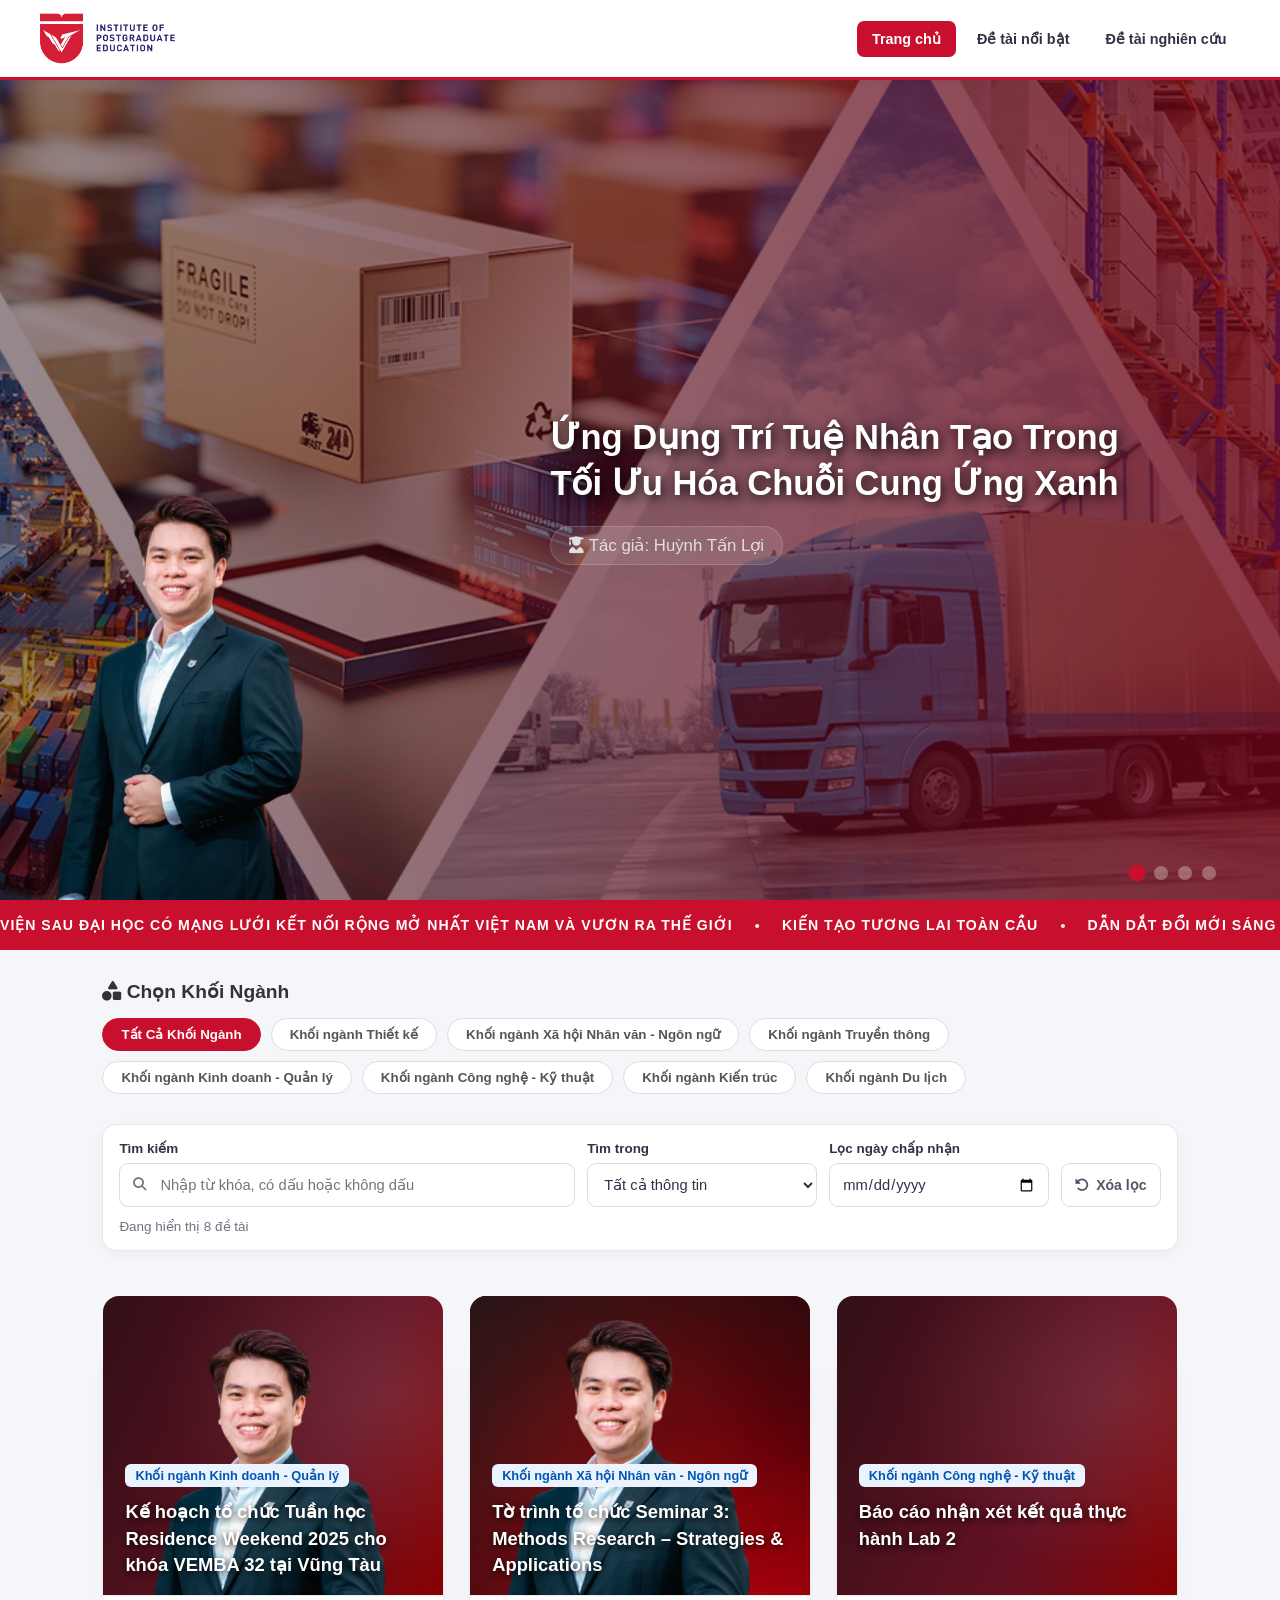
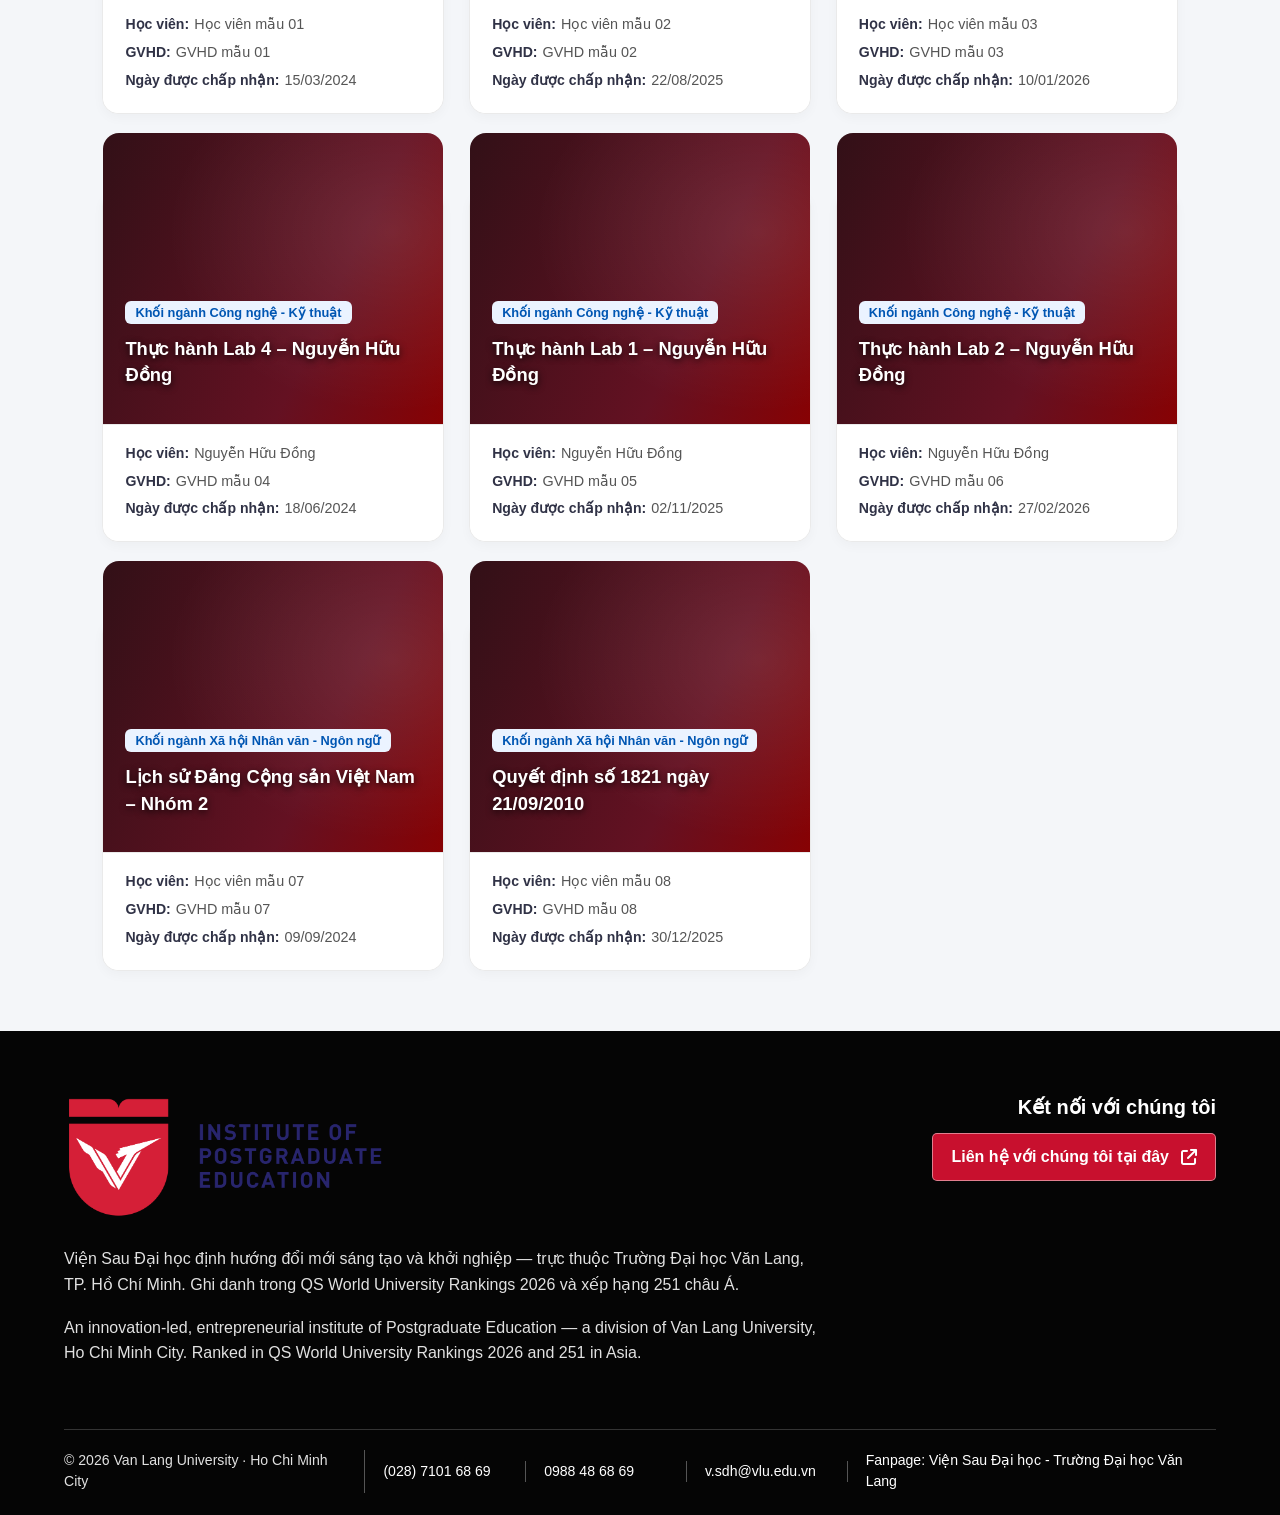
<file: index.html>
<!DOCTYPE html>
<html lang="vi">
<head>
  <meta charset="UTF-8">
  <meta name="viewport" content="width=device-width, initial-scale=1.0">
  <!-- Đổi tên trang hiển thị trên tab trình duyệt tại đây. -->
  <title>Triển Lãm Tri Thức & Luận Văn Sau Đại Học - VLU</title>
  <link rel="stylesheet" href="style.css">
  <link rel="stylesheet" href="https://cdnjs.cloudflare.com/ajax/libs/font-awesome/6.4.0/css/all.min.css">
</head>
<body>

  <!-- HEADER: logo, tên website và điều hướng chính. -->
  <header class="vlu-header" id="siteTop">
    <div class="header-main">
      <div class="header-container">
        <!-- [CHỖ THAY ĐỔI LOGO TRƯỜNG]: Thay file ảnh images/logo.png -->
        <a class="logo-area" href="#siteTop" aria-label="VLU Research Hub - Trang chủ">
          <img src="images/logo.png" alt="Van Lang University Logo" class="vlu-logo-img">
        </a>
        <nav class="header-nav" id="primaryNavigation" aria-label="Điều hướng chính">
          <a href="#siteTop">Trang chủ</a>
          <a href="#heroSlider">Đề tài nổi bật</a>
          <a href="#researchSection">Đề tài nghiên cứu</a>
        </nav>
        <button class="mobile-nav-toggle" id="mobileNavToggle" type="button" aria-label="Mở menu điều hướng" aria-expanded="false" aria-controls="primaryNavigation">
          <i class="fa-solid fa-bars" aria-hidden="true"></i>
        </button>
      </div>
    </div>
  </header>

  <!-- ==========================================================================
       BANNER SLIDER: 4 SLIDE ĐỀ TÀI NỔI BẬT
       - Cả 4 banner dùng chung ảnh nền background.jpeg (sửa màu/nền tại style.css).
       - Bấm banner mở trang chi tiết (cấu hình tại thesis-data.js mảng featured).
       ========================================================================== -->
  <section class="hero-slider" id="heroSlider">
    <div class="slider-track" id="sliderTrack">
      
      <!-- ======================================================================
           [CHỖ THAY ĐỔI BANNER 1]
           - Đổi ảnh tác giả: thay src="images/pages/discover/leadership/..."
           - Đổi tên đề tài: sửa chữ trong thẻ <h2 class="title-3d">
           - Đổi tên tác giả: sửa chữ trong thẻ <p class="author">
           - Đổi ảnh nền phía sau: sửa .slide-topic-supply-chain trong style.css
           ====================================================================== -->
      <div class="slide slide-topic-supply-chain" onclick="openThesisDetail('featured-supply-chain', 'featured')">
        <div class="author-wrapper">
          <!-- ẢNH TÁC GIẢ 1 (Huỳnh Tấn Lợi): căn chỉnh vị trí ở .author-img-1 trong style.css -->
          <img src="images/pages/discover/leadership/huynh-tan-loi-portrait-removebg-preview.png" alt="Huỳnh Tấn Lợi" class="author-main-img author-img-1">
        </div>

        <div class="slide-content-above">
          <h2 class="title-3d">Ứng Dụng Trí Tuệ Nhân Tạo Trong Tối Ưu Hóa Chuỗi Cung Ứng Xanh</h2>
          <p class="author"><i class="fa-solid fa-user-graduate"></i> Tác giả: Huỳnh Tấn Lợi</p>
        </div>
      </div>

      <!-- ======================================================================
           [CHỖ THAY ĐỔI BANNER 2]
           - Đổi ảnh tác giả: thay src="images/pages/discover/leadership/..."
           - Đổi tên đề tài: sửa chữ trong thẻ <h2 class="title-3d">
           - Đổi tên tác giả: sửa chữ trong thẻ <p class="author">
           - Đổi ảnh nền phía sau: sửa .slide-topic-coastal-architecture trong style.css
           ====================================================================== -->
      <div class="slide slide-topic-coastal-architecture" onclick="openThesisDetail('featured-coastal-architecture', 'featured')">
        <div class="author-wrapper">
          <!-- ẢNH TÁC GIẢ 2 (Nguyễn Thu Hiền): căn chỉnh vị trí ở .author-img-2 trong style.css -->
          <img src="images/pages/discover/leadership/nguyen-thu-hien-portrait.png" alt="Nguyễn Thu Hiền" class="author-main-img author-img-2">
        </div>

        <div class="slide-content-above">
          <h2 class="title-3d">Giải Pháp Thiết Kế Kiến Trúc Bền Vững Cho Đô Thị Biển Miền Trung</h2>
          <p class="author"><i class="fa-solid fa-chalkboard-user"></i> Tác giả: Nguyễn Thu Hiền</p>
        </div>
      </div>

      <!-- ======================================================================
           [CHỖ THAY ĐỔI BANNER 3]
           - Đổi ảnh tác giả: thay src="images/pages/discover/leadership/..."
           - Đổi tên đề tài: sửa chữ trong thẻ <h2 class="title-3d">
           - Đổi tên tác giả: sửa chữ trong thẻ <p class="author">
           - Đổi ảnh nền phía sau: sửa .slide-topic-health-ai trong style.css
           ====================================================================== -->
      <div class="slide slide-topic-health-ai" onclick="openThesisDetail('featured-health-ai', 'featured')">
        <div class="author-wrapper">
          <!-- ẢNH TÁC GIẢ 3 (Nguyễn Việt Tính): căn chỉnh vị trí ở .author-img-3 trong style.css -->
          <img src="images/pages/discover/leadership/nguyen-viet-tinh-portrait.png" alt="Nguyễn Việt Tính" class="author-main-img author-img-3">
        </div>

        <div class="slide-content-above">
          <h2 class="title-3d">Xây Dựng Mô Hình Bào Chế Thuốc Tự Động Bằng Máy Học Vision AI</h2>
          <p class="author"><i class="fa-solid fa-flask"></i> Tác giả: Nguyễn Việt Tính</p>
        </div>
      </div>

      <!-- ======================================================================
           [CHỖ THAY ĐỔI BANNER 4]
           - Đổi ảnh tác giả: thay src="images/pages/discover/leadership/..."
           - Đổi tên đề tài: sửa chữ trong thẻ <h2 class="title-3d">
           - Đổi tên tác giả: sửa chữ trong thẻ <p class="author">
           - Đổi ảnh nền phía sau: sửa .slide-topic-finance trong style.css
           ====================================================================== -->
      <div class="slide slide-topic-finance" onclick="openThesisDetail('featured-finance', 'featured')">
        <div class="author-wrapper">
          <!-- ẢNH TÁC GIẢ 4 (Tống Chí Thông): căn chỉnh vị trí ở .author-img-4 trong style.css -->
          <img src="images/pages/discover/leadership/tong-chi-thong-portrait.png" alt="Tống Chí Thông" class="author-main-img author-img-4">
        </div>

        <div class="slide-content-above">
          <h2 class="title-3d">Chuyển Đổi Số Trong Quản Trị Rủi Ro Ngân Hàng Thương Mại</h2>
          <p class="author"><i class="fa-solid fa-chart-line"></i> Tác giả: Tống Chí Thông</p>
        </div>
      </div>

    </div>

    <!-- Mỗi chấm gọi setSlide(index); thứ tự index phải khớp thứ tự các slide phía trên. -->
    <div class="slider-dots">
      <span class="dot active" onclick="event.stopPropagation(); setSlide(0)"></span>
      <span class="dot" onclick="event.stopPropagation(); setSlide(1)"></span>
      <span class="dot" onclick="event.stopPropagation(); setSlide(2)"></span>
      <span class="dot" onclick="event.stopPropagation(); setSlide(3)"></span>
    </div>
  </section>

  <!-- ==========================================================================
       [CHỖ THAY ĐỔI DẢI THÔNG ĐIỆP CHẠY (MARQUEE)]:
       Sửa chữ trong cả 2 khối .marquee-group cùng thứ tự để dải chạy không bị ngắt.
       ========================================================================== -->
  <section class="vlu-marquee" aria-label="Thông điệp Viện Sau Đại học">
    <div class="marquee-track">
      <div class="marquee-group">
        <span class="marquee-item">Viện Sau Đại học có mạng lưới kết nối rộng mở nhất Việt Nam và vươn ra thế giới</span>
        <span class="marquee-separator" aria-hidden="true">•</span>
        <span class="marquee-item">Kiến tạo tương lai toàn cầu</span>
        <span class="marquee-separator" aria-hidden="true">•</span>
        <span class="marquee-item">Dẫn dắt đổi mới sáng tạo</span>
        <span class="marquee-separator" aria-hidden="true">•</span>
        <span class="marquee-item">Tinh thần khởi nghiệp</span>
        <span class="marquee-separator" aria-hidden="true">•</span>
        <span class="marquee-item">Gắn kết thực tiễn doanh nghiệp</span>
        <span class="marquee-separator" aria-hidden="true">•</span>
      </div>
      <div class="marquee-group" aria-hidden="true">
        <span class="marquee-item">Viện Sau Đại học có mạng lưới kết nối rộng mở nhất Việt Nam và vươn ra thế giới</span>
        <span class="marquee-separator">•</span>
        <span class="marquee-item">Kiến tạo tương lai toàn cầu</span>
        <span class="marquee-separator">•</span>
        <span class="marquee-item">Dẫn dắt đổi mới sáng tạo</span>
        <span class="marquee-separator">•</span>
        <span class="marquee-item">Tinh thần khởi nghiệp</span>
        <span class="marquee-separator">•</span>
        <span class="marquee-item">Gắn kết thực tiễn doanh nghiệp</span>
        <span class="marquee-separator">•</span>
      </div>
    </div>
  </section>

  <!-- ==========================================================================
       KHU VỰC ĐỀ TÀI NGHIÊN CỨU:
       (Đã bỏ tính năng bắt bấm chọn Thạc sĩ/Tiến sĩ; người dùng cuộn xuống là thấy
       ngay bộ lọc khối ngành, thanh tìm kiếm và danh sách các thẻ đề tài).
       ========================================================================== -->
  <div class="program-level-panel" id="mastersPanel">
    <div id="researchSection"></div>

    <!-- BỘ LỌC KHỐI NGÀNH: mỗi nút truyền mã ngành tương ứng cho filterSector(). -->
    <section class="sector-section">
      <div class="container">
        <h3 class="section-title"><i class="fa-solid fa-shapes"></i> Chọn Khối Ngành</h3>
        <div class="sector-tabs">
          <button class="tab-btn active" onclick="filterSector('all', this)">Tất Cả Khối Ngành</button>
          <button class="tab-btn" onclick="filterSector('design', this)">Khối ngành Thiết kế</button>
          <button class="tab-btn" onclick="filterSector('social', this)">Khối ngành Xã hội Nhân văn - Ngôn ngữ</button>
          <button class="tab-btn" onclick="filterSector('communication', this)">Khối ngành Truyền thông</button>
          <button class="tab-btn" onclick="filterSector('business', this)">Khối ngành Kinh doanh - Quản lý</button>
          <button class="tab-btn" onclick="filterSector('technology', this)">Khối ngành Công nghệ - Kỹ thuật</button>
          <button class="tab-btn" onclick="filterSector('architecture', this)">Khối ngành Kiến trúc</button>
          <button class="tab-btn" onclick="filterSector('tourism', this)">Khối ngành Du lịch</button>
        </div>
      </div>
    </section>

    <!-- THANH TÌM KIẾM VÀ LƯỚI THẺ ĐỀ TÀI:
         - Danh sách đề tài được dựng tự động từ mảng theses trong thesis-data.js.
         - File PDF thật được đặt trong thư mục "TỔNG HỢP LUẬN VĂN" cạnh index.html.
         - Thêm / sửa đề tài: mở file thesis-data.js chỉnh sửa trực tiếp. -->
    <main class="exhibition-container">
      <div class="research-search-toolbar" data-search-toolbar>
        <label class="research-search-control research-search-keyword-control">
          <span>Tìm kiếm</span>
          <span class="research-search-input-wrap">
            <i class="fa-solid fa-magnifying-glass" aria-hidden="true"></i>
            <input class="research-search-input" type="search" placeholder="Nhập từ khóa, có dấu hoặc không dấu" autocomplete="off">
          </span>
        </label>
        <label class="research-search-control">
          <span>Tìm trong</span>
          <select class="research-search-field">
            <option value="all">Tất cả thông tin</option>
            <option value="title">Tên đề tài</option>
            <option value="studentName">Tên học viên</option>
            <option value="supervisorName">Tên giảng viên hướng dẫn</option>
            <option value="acceptedDate">Ngày được chấp nhận</option>
          </select>
        </label>
        <label class="research-search-control">
          <span>Lọc ngày chấp nhận</span>
          <input class="research-search-date" type="date">
        </label>
        <button class="research-search-clear" type="button">
          <i class="fa-solid fa-rotate-left" aria-hidden="true"></i>
          Xóa lọc
        </button>
        <p class="research-search-count" aria-live="polite"></p>
      </div>

      <!-- LƯỚI THẺ ĐỀ TÀI: tất cả các thẻ tự động mang màu nền đỏ burgundy sang trọng -->
      <div class="grid-cards" id="researchGrid"></div>
      <p class="empty-sector-message" id="emptySectorMessage" hidden>Chưa có đề tài thuộc khối ngành này.</p>
    </main>
  </div>

  <footer class="site-footer">
    <div class="site-footer-inner">
      <div class="site-footer-main">
        <div class="site-footer-brand">
          <a class="site-footer-logo" href="#siteTop" aria-label="Viện Sau Đại học - Văn Lang">
            <img src="images/logo.png" alt="Institute of Postgraduate Education - Van Lang University">
          </a>
          <p>Viện Sau Đại học định hướng đổi mới sáng tạo và khởi nghiệp — trực thuộc Trường Đại học Văn Lang, TP. Hồ Chí Minh. Ghi danh trong QS World University Rankings 2026 và xếp hạng 251 châu Á.</p>
          <p lang="en">An innovation-led, entrepreneurial institute of Postgraduate Education — a division of Van Lang University, Ho Chi Minh City. Ranked in QS World University Rankings 2026 and 251 in Asia.</p>
        </div>

        <div class="site-footer-connect">
          <h2>Kết nối với chúng tôi</h2>
          <a class="site-footer-contact-link" href="https://saudaihoc.vlu.edu.vn/#cluster-I" target="_blank" rel="noopener noreferrer">
            Liên hệ với chúng tôi tại đây
            <i class="fa-solid fa-arrow-up-right-from-square" aria-hidden="true"></i>
          </a>
        </div>
      </div>

      <div class="site-footer-bottom">
        <span>© 2026 Van Lang University · Ho Chi Minh City</span>
        <a href="tel:+842871016869">(028) 7101 68 69</a>
        <a href="https://zalo.me/0988486869" aria-label="Liên hệ Zalo: 0988 48 68 69">0988 48 68 69</a>

        <a href="mailto:v.sdh@vlu.edu.vn">v.sdh@vlu.edu.vn</a>
        <a href="https://www.facebook.com/saudaihoc.vlu" target="_blank" rel="noopener noreferrer">Fanpage: Viện Sau Đại học - Trường Đại học Văn Lang</a>
      </div>
    </div>
  </footer>

  <script src="thesis-data.js"></script>
  <script src="script.js"></script>
</body>
</html>
</file>
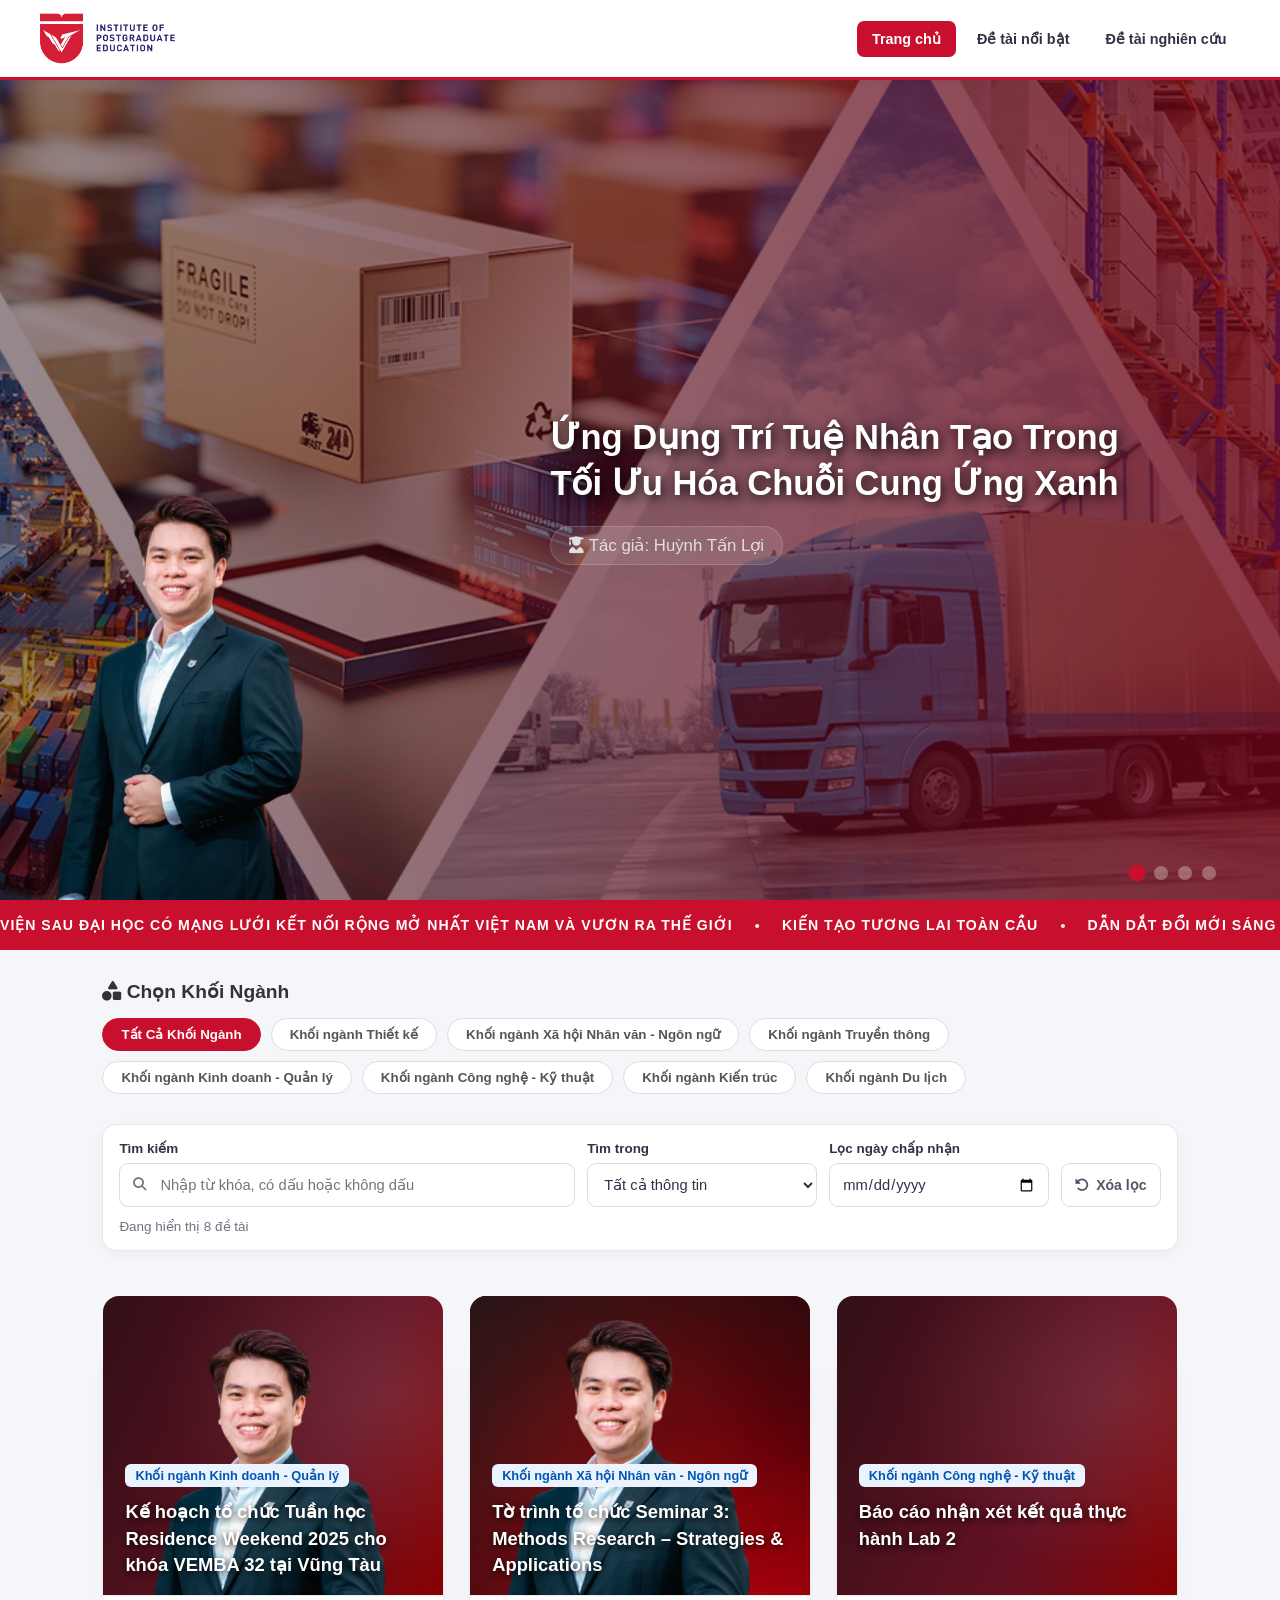
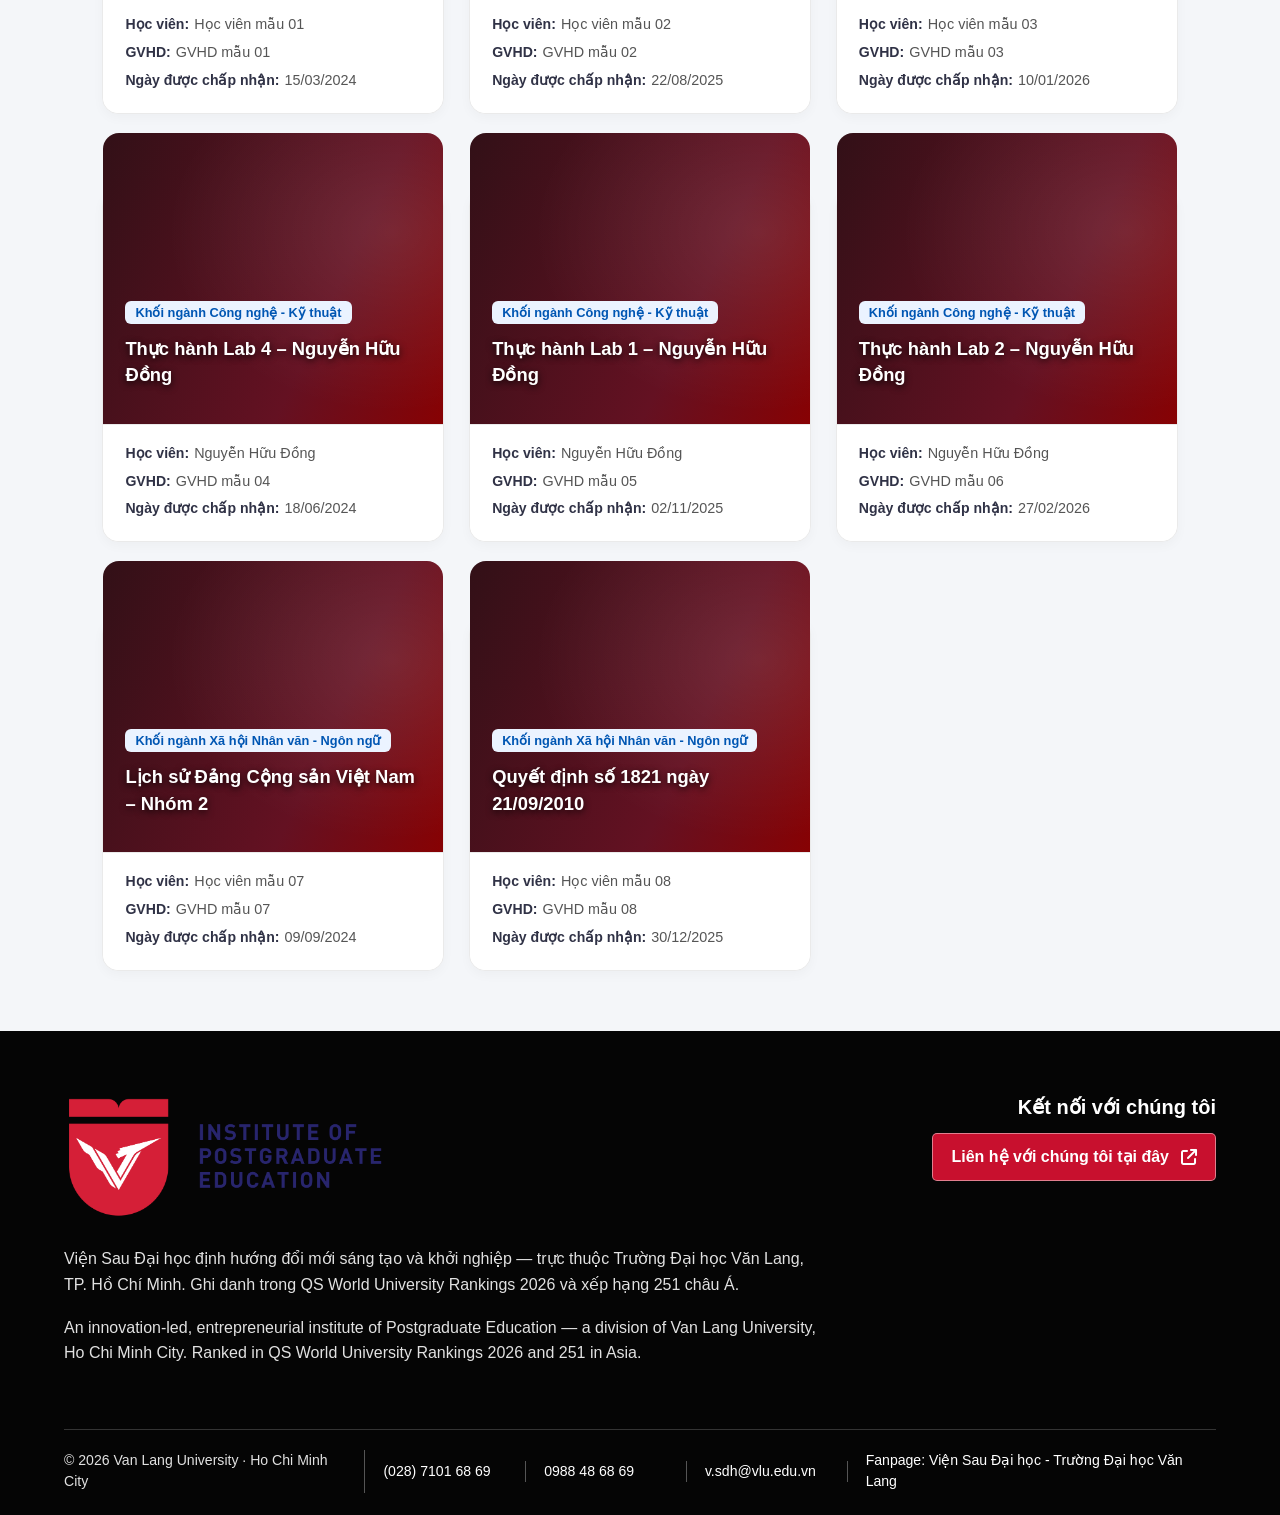
<file: VLU-Research-Hub/index.html>
<!DOCTYPE html>
<html lang="vi">
<head>
  <meta charset="UTF-8">
  <meta name="viewport" content="width=device-width, initial-scale=1.0">
  <!-- Đổi tên trang hiển thị trên tab trình duyệt tại đây. -->
  <title>Triển Lãm Tri Thức & Luận Văn Sau Đại Học - VLU</title>
  <link rel="stylesheet" href="style.css">
  <link rel="stylesheet" href="https://cdnjs.cloudflare.com/ajax/libs/font-awesome/6.4.0/css/all.min.css">
</head>
<body>

  <!-- HEADER: logo, tên website và điều hướng chính. -->
  <header class="vlu-header" id="siteTop">
    <div class="header-main">
      <div class="header-container">
        <!-- [CHỖ THAY ĐỔI LOGO TRƯỜNG]: Thay file ảnh images/logo.png -->
        <a class="logo-area" href="#siteTop" aria-label="VLU Research Hub - Trang chủ">
          <img src="images/logo.png" alt="Van Lang University Logo" class="vlu-logo-img">
        </a>
        <nav class="header-nav" id="primaryNavigation" aria-label="Điều hướng chính">
          <a href="#siteTop">Trang chủ</a>
          <a href="#heroSlider">Đề tài nổi bật</a>
          <a href="#researchSection">Đề tài nghiên cứu</a>
        </nav>
        <button class="mobile-nav-toggle" id="mobileNavToggle" type="button" aria-label="Mở menu điều hướng" aria-expanded="false" aria-controls="primaryNavigation">
          <i class="fa-solid fa-bars" aria-hidden="true"></i>
        </button>
      </div>
    </div>
  </header>

  <!-- ==========================================================================
       BANNER SLIDER: 4 SLIDE ĐỀ TÀI NỔI BẬT
       - Cả 4 banner dùng chung ảnh nền background.jpeg (sửa màu/nền tại style.css).
       - Bấm banner mở trang chi tiết (cấu hình tại thesis-data.js mảng featured).
       ========================================================================== -->
  <section class="hero-slider" id="heroSlider">
    <div class="slider-track" id="sliderTrack">
      
      <!-- ======================================================================
           [CHỖ THAY ĐỔI BANNER 1]
           - Đổi ảnh tác giả: thay src="images/pages/discover/leadership/..."
           - Đổi tên đề tài: sửa chữ trong thẻ <h2 class="title-3d">
           - Đổi tên tác giả: sửa chữ trong thẻ <p class="author">
           - Đổi ảnh nền phía sau: sửa .slide-topic-supply-chain trong style.css
           ====================================================================== -->
      <div class="slide slide-topic-supply-chain" onclick="openThesisDetail('featured-supply-chain', 'featured')">
        <div class="author-wrapper">
          <!-- ẢNH TÁC GIẢ 1 (Huỳnh Tấn Lợi): căn chỉnh vị trí ở .author-img-1 trong style.css -->
          <img src="images/pages/discover/leadership/huynh-tan-loi-portrait-removebg-preview.png" alt="Huỳnh Tấn Lợi" class="author-main-img author-img-1">
        </div>

        <div class="slide-content-above">
          <h2 class="title-3d">Ứng Dụng Trí Tuệ Nhân Tạo Trong Tối Ưu Hóa Chuỗi Cung Ứng Xanh</h2>
          <p class="author"><i class="fa-solid fa-user-graduate"></i> Tác giả: Huỳnh Tấn Lợi</p>
        </div>
      </div>

      <!-- ======================================================================
           [CHỖ THAY ĐỔI BANNER 2]
           - Đổi ảnh tác giả: thay src="images/pages/discover/leadership/..."
           - Đổi tên đề tài: sửa chữ trong thẻ <h2 class="title-3d">
           - Đổi tên tác giả: sửa chữ trong thẻ <p class="author">
           - Đổi ảnh nền phía sau: sửa .slide-topic-coastal-architecture trong style.css
           ====================================================================== -->
      <div class="slide slide-topic-coastal-architecture" onclick="openThesisDetail('featured-coastal-architecture', 'featured')">
        <div class="author-wrapper">
          <!-- ẢNH TÁC GIẢ 2 (Nguyễn Thu Hiền): căn chỉnh vị trí ở .author-img-2 trong style.css -->
          <img src="images/pages/discover/leadership/nguyen-thu-hien-portrait.png" alt="Nguyễn Thu Hiền" class="author-main-img author-img-2">
        </div>

        <div class="slide-content-above">
          <h2 class="title-3d">Giải Pháp Thiết Kế Kiến Trúc Bền Vững Cho Đô Thị Biển Miền Trung</h2>
          <p class="author"><i class="fa-solid fa-chalkboard-user"></i> Tác giả: Nguyễn Thu Hiền</p>
        </div>
      </div>

      <!-- ======================================================================
           [CHỖ THAY ĐỔI BANNER 3]
           - Đổi ảnh tác giả: thay src="images/pages/discover/leadership/..."
           - Đổi tên đề tài: sửa chữ trong thẻ <h2 class="title-3d">
           - Đổi tên tác giả: sửa chữ trong thẻ <p class="author">
           - Đổi ảnh nền phía sau: sửa .slide-topic-health-ai trong style.css
           ====================================================================== -->
      <div class="slide slide-topic-health-ai" onclick="openThesisDetail('featured-health-ai', 'featured')">
        <div class="author-wrapper">
          <!-- ẢNH TÁC GIẢ 3 (Nguyễn Việt Tính): căn chỉnh vị trí ở .author-img-3 trong style.css -->
          <img src="images/pages/discover/leadership/nguyen-viet-tinh-portrait.png" alt="Nguyễn Việt Tính" class="author-main-img author-img-3">
        </div>

        <div class="slide-content-above">
          <h2 class="title-3d">Xây Dựng Mô Hình Bào Chế Thuốc Tự Động Bằng Máy Học Vision AI</h2>
          <p class="author"><i class="fa-solid fa-flask"></i> Tác giả: Nguyễn Việt Tính</p>
        </div>
      </div>

      <!-- ======================================================================
           [CHỖ THAY ĐỔI BANNER 4]
           - Đổi ảnh tác giả: thay src="images/pages/discover/leadership/..."
           - Đổi tên đề tài: sửa chữ trong thẻ <h2 class="title-3d">
           - Đổi tên tác giả: sửa chữ trong thẻ <p class="author">
           - Đổi ảnh nền phía sau: sửa .slide-topic-finance trong style.css
           ====================================================================== -->
      <div class="slide slide-topic-finance" onclick="openThesisDetail('featured-finance', 'featured')">
        <div class="author-wrapper">
          <!-- ẢNH TÁC GIẢ 4 (Tống Chí Thông): căn chỉnh vị trí ở .author-img-4 trong style.css -->
          <img src="images/pages/discover/leadership/tong-chi-thong-portrait.png" alt="Tống Chí Thông" class="author-main-img author-img-4">
        </div>

        <div class="slide-content-above">
          <h2 class="title-3d">Chuyển Đổi Số Trong Quản Trị Rủi Ro Ngân Hàng Thương Mại</h2>
          <p class="author"><i class="fa-solid fa-chart-line"></i> Tác giả: Tống Chí Thông</p>
        </div>
      </div>

    </div>

    <!-- Mỗi chấm gọi setSlide(index); thứ tự index phải khớp thứ tự các slide phía trên. -->
    <div class="slider-dots">
      <span class="dot active" onclick="event.stopPropagation(); setSlide(0)"></span>
      <span class="dot" onclick="event.stopPropagation(); setSlide(1)"></span>
      <span class="dot" onclick="event.stopPropagation(); setSlide(2)"></span>
      <span class="dot" onclick="event.stopPropagation(); setSlide(3)"></span>
    </div>
  </section>

  <!-- ==========================================================================
       [CHỖ THAY ĐỔI DẢI THÔNG ĐIỆP CHẠY (MARQUEE)]:
       Sửa chữ trong cả 2 khối .marquee-group cùng thứ tự để dải chạy không bị ngắt.
       ========================================================================== -->
  <section class="vlu-marquee" aria-label="Thông điệp Viện Sau Đại học">
    <div class="marquee-track">
      <div class="marquee-group">
        <span class="marquee-item">Viện Sau Đại học có mạng lưới kết nối rộng mở nhất Việt Nam và vươn ra thế giới</span>
        <span class="marquee-separator" aria-hidden="true">•</span>
        <span class="marquee-item">Kiến tạo tương lai toàn cầu</span>
        <span class="marquee-separator" aria-hidden="true">•</span>
        <span class="marquee-item">Dẫn dắt đổi mới sáng tạo</span>
        <span class="marquee-separator" aria-hidden="true">•</span>
        <span class="marquee-item">Tinh thần khởi nghiệp</span>
        <span class="marquee-separator" aria-hidden="true">•</span>
        <span class="marquee-item">Gắn kết thực tiễn doanh nghiệp</span>
        <span class="marquee-separator" aria-hidden="true">•</span>
      </div>
      <div class="marquee-group" aria-hidden="true">
        <span class="marquee-item">Viện Sau Đại học có mạng lưới kết nối rộng mở nhất Việt Nam và vươn ra thế giới</span>
        <span class="marquee-separator">•</span>
        <span class="marquee-item">Kiến tạo tương lai toàn cầu</span>
        <span class="marquee-separator">•</span>
        <span class="marquee-item">Dẫn dắt đổi mới sáng tạo</span>
        <span class="marquee-separator">•</span>
        <span class="marquee-item">Tinh thần khởi nghiệp</span>
        <span class="marquee-separator">•</span>
        <span class="marquee-item">Gắn kết thực tiễn doanh nghiệp</span>
        <span class="marquee-separator">•</span>
      </div>
    </div>
  </section>

  <!-- ==========================================================================
       KHU VỰC ĐỀ TÀI NGHIÊN CỨU:
       (Đã bỏ tính năng bắt bấm chọn Thạc sĩ/Tiến sĩ; người dùng cuộn xuống là thấy
       ngay bộ lọc khối ngành, thanh tìm kiếm và danh sách các thẻ đề tài).
       ========================================================================== -->
  <div class="program-level-panel" id="mastersPanel">
    <div id="researchSection"></div>

    <!-- BỘ LỌC KHỐI NGÀNH: mỗi nút truyền mã ngành tương ứng cho filterSector(). -->
    <section class="sector-section">
      <div class="container">
        <h3 class="section-title"><i class="fa-solid fa-shapes"></i> Chọn Khối Ngành</h3>
        <div class="sector-tabs">
          <button class="tab-btn active" onclick="filterSector('all', this)">Tất Cả Khối Ngành</button>
          <button class="tab-btn" onclick="filterSector('design', this)">Khối ngành Thiết kế</button>
          <button class="tab-btn" onclick="filterSector('social', this)">Khối ngành Xã hội Nhân văn - Ngôn ngữ</button>
          <button class="tab-btn" onclick="filterSector('communication', this)">Khối ngành Truyền thông</button>
          <button class="tab-btn" onclick="filterSector('business', this)">Khối ngành Kinh doanh - Quản lý</button>
          <button class="tab-btn" onclick="filterSector('technology', this)">Khối ngành Công nghệ - Kỹ thuật</button>
          <button class="tab-btn" onclick="filterSector('architecture', this)">Khối ngành Kiến trúc</button>
          <button class="tab-btn" onclick="filterSector('tourism', this)">Khối ngành Du lịch</button>
        </div>
      </div>
    </section>

    <!-- THANH TÌM KIẾM VÀ LƯỚI THẺ ĐỀ TÀI:
         - Danh sách đề tài được dựng tự động từ mảng theses trong thesis-data.js.
         - File PDF thật được đặt trong thư mục "TỔNG HỢP LUẬN VĂN" cạnh index.html.
         - Thêm / sửa đề tài: mở file thesis-data.js chỉnh sửa trực tiếp. -->
    <main class="exhibition-container">
      <div class="research-search-toolbar" data-search-toolbar>
        <label class="research-search-control research-search-keyword-control">
          <span>Tìm kiếm</span>
          <span class="research-search-input-wrap">
            <i class="fa-solid fa-magnifying-glass" aria-hidden="true"></i>
            <input class="research-search-input" type="search" placeholder="Nhập từ khóa, có dấu hoặc không dấu" autocomplete="off">
          </span>
        </label>
        <label class="research-search-control">
          <span>Tìm trong</span>
          <select class="research-search-field">
            <option value="all">Tất cả thông tin</option>
            <option value="title">Tên đề tài</option>
            <option value="studentName">Tên học viên</option>
            <option value="supervisorName">Tên giảng viên hướng dẫn</option>
            <option value="acceptedDate">Ngày được chấp nhận</option>
          </select>
        </label>
        <label class="research-search-control">
          <span>Lọc ngày chấp nhận</span>
          <input class="research-search-date" type="date">
        </label>
        <button class="research-search-clear" type="button">
          <i class="fa-solid fa-rotate-left" aria-hidden="true"></i>
          Xóa lọc
        </button>
        <p class="research-search-count" aria-live="polite"></p>
      </div>

      <!-- LƯỚI THẺ ĐỀ TÀI: tất cả các thẻ tự động mang màu nền đỏ burgundy sang trọng -->
      <div class="grid-cards" id="researchGrid"></div>
      <p class="empty-sector-message" id="emptySectorMessage" hidden>Chưa có đề tài thuộc khối ngành này.</p>
    </main>
  </div>

  <footer class="site-footer">
    <div class="site-footer-inner">
      <div class="site-footer-main">
        <div class="site-footer-brand">
          <a class="site-footer-logo" href="#siteTop" aria-label="Viện Sau Đại học - Văn Lang">
            <img src="images/logo.png" alt="Institute of Postgraduate Education - Van Lang University">
          </a>
          <p>Viện Sau Đại học định hướng đổi mới sáng tạo và khởi nghiệp — trực thuộc Trường Đại học Văn Lang, TP. Hồ Chí Minh. Ghi danh trong QS World University Rankings 2026 và xếp hạng 251 châu Á.</p>
          <p lang="en">An innovation-led, entrepreneurial institute of Postgraduate Education — a division of Van Lang University, Ho Chi Minh City. Ranked in QS World University Rankings 2026 and 251 in Asia.</p>
        </div>

        <div class="site-footer-connect">
          <h2>Kết nối với chúng tôi</h2>
          <a class="site-footer-contact-link" href="https://saudaihoc.vlu.edu.vn/#cluster-I" target="_blank" rel="noopener noreferrer">
            Liên hệ với chúng tôi tại đây
            <i class="fa-solid fa-arrow-up-right-from-square" aria-hidden="true"></i>
          </a>
        </div>
      </div>

      <div class="site-footer-bottom">
        <span>© 2026 Van Lang University · Ho Chi Minh City</span>
        <a href="tel:+842871016869">(028) 7101 68 69</a>
        <a href="tel:+84988486869">0988 48 68 69</a>
        <a href="mailto:v.sdh@vlu.edu.vn">v.sdh@vlu.edu.vn</a>
        <a href="https://www.facebook.com/saudaihoc.vlu" target="_blank" rel="noopener noreferrer">Fanpage: Viện Sau Đại học - Trường Đại học Văn Lang</a>
      </div>
    </div>
  </footer>

  <script src="thesis-data.js"></script>
  <script src="script.js"></script>
</body>
</html>
</file>
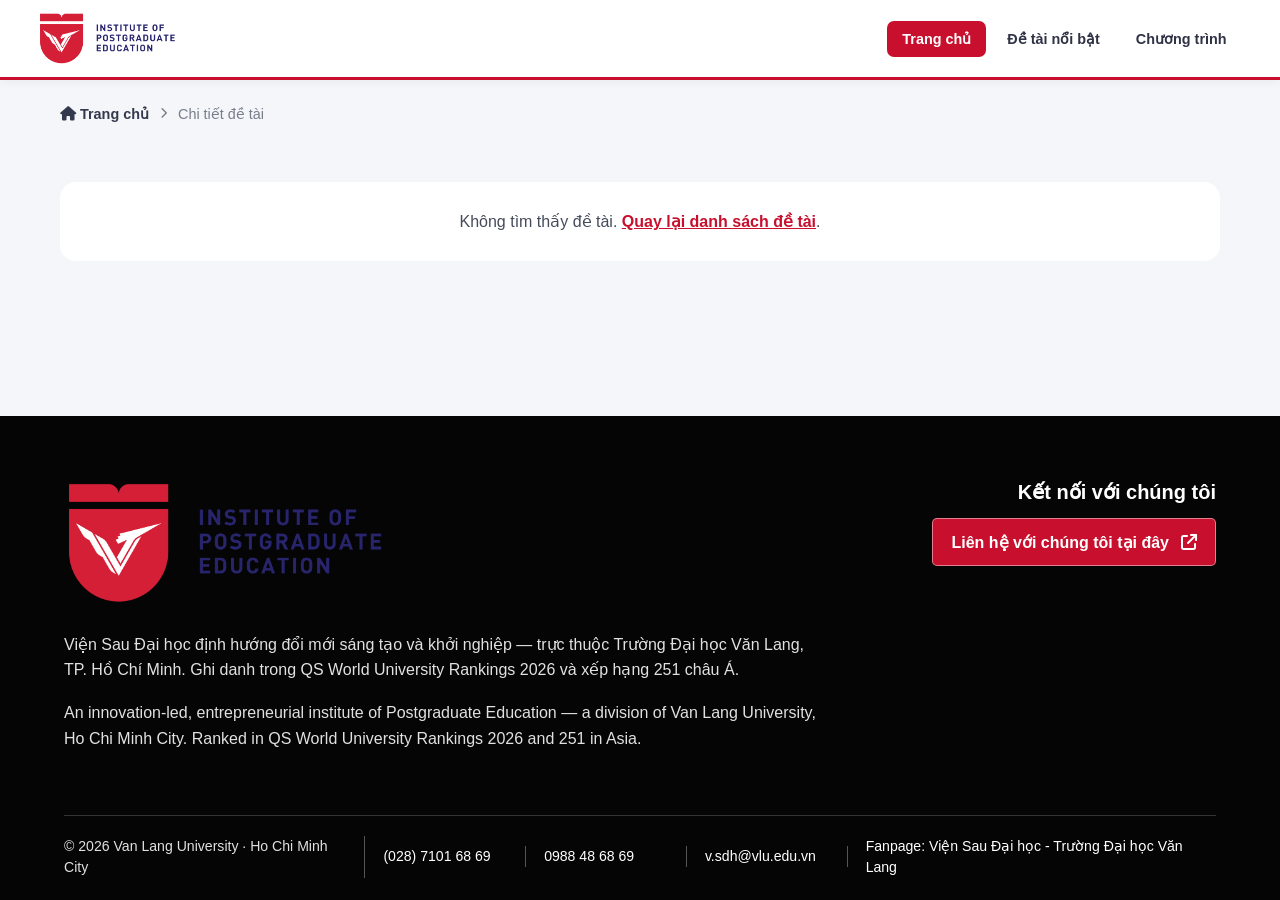
<file: thesis.html>
<!DOCTYPE html>
<html lang="vi">
<head>
  <meta charset="UTF-8">
  <meta name="viewport" content="width=device-width, initial-scale=1.0">
  <meta name="theme-color" content="#C8102E">
  <title>Chi tiết đề tài - VLU Research Hub</title>
  <link rel="stylesheet" href="style.css">
  <link rel="stylesheet" href="https://cdnjs.cloudflare.com/ajax/libs/font-awesome/6.4.0/css/all.min.css">
</head>
<body class="thesis-detail-page">
  <header class="vlu-header" id="siteTop">
    <div class="header-main">
      <div class="header-container">
        <a class="logo-area" href="index.html#siteTop" aria-label="VLU Research Hub - Trang chủ">
          <img src="images/logo.png" alt="Van Lang University Logo" class="vlu-logo-img">
        </a>
        <nav class="header-nav" id="primaryNavigation" aria-label="Điều hướng chính">
          <a href="index.html#siteTop">Trang chủ</a>  
          <a href="index.html#heroSlider">Đề tài nổi bật</a>
          <a href="index.html#programLevelSection">Chương trình</a>
        </nav>
        <button class="mobile-nav-toggle" id="mobileNavToggle" type="button" aria-label="Mở menu điều hướng" aria-expanded="false" aria-controls="primaryNavigation">
          <i class="fa-solid fa-bars" aria-hidden="true"></i>
        </button>
      </div>
    </div>
  </header>

  <main class="thesis-detail-shell">
    <nav class="detail-breadcrumb" aria-label="Đường dẫn trang">
      <a href="index.html#siteTop"><i class="fa-solid fa-house" aria-hidden="true"></i> Trang chủ</a>
      <i class="fa-solid fa-chevron-right" aria-hidden="true"></i>
      <span>Chi tiết đề tài</span>
    </nav>

    <p class="detail-not-found" id="detailNotFound" hidden>
      Không tìm thấy đề tài. <a href="index.html#researchGrid">Quay lại danh sách đề tài</a>.
    </p>

    <article id="thesisDetail" hidden>
      <header class="detail-hero">
        <div class="detail-hero-copy">
          <span class="detail-sector" id="detailSector"></span>
          <p class="detail-eyebrow" id="detailTypeLabel">Thông tin đề tài</p>
          <h1 id="detailTitle"></h1>
        </div>
      </header>

      <section class="detail-profile-panel" aria-labelledby="detailProfileName">
        <div class="detail-profile-photo-wrap">
          <img class="detail-profile-image" id="detailProfileImage" alt="" hidden>
          <div class="detail-profile-placeholder" id="detailProfilePlaceholder" aria-hidden="true">
            <i class="fa-solid fa-user-graduate"></i>
          </div>
        </div>
        <div class="detail-profile-copy">
          <p class="detail-profile-kicker"><i class="fa-solid fa-id-card" aria-hidden="true"></i> Giới thiệu cá nhân</p>
          <h2 id="detailProfileName"></h2>
          <p class="detail-profile-role" id="detailProfileRole"></p>
          <dl class="detail-profile-facts">
            <div>
              <dt>Giảng viên hướng dẫn</dt>
              <dd id="detailProfileSupervisor"></dd>
            </div>
            <div>
              <dt>Ngày được chấp nhận</dt>
              <dd id="detailProfileAcceptedDate"></dd>
            </div>
          </dl>
          <p class="detail-profile-biography" id="detailBiography"></p>
          <p class="detail-profile-note"><i class="fa-solid fa-circle-info" aria-hidden="true"></i> Tiểu sử và phần giới thiệu đề tài đang là nội dung mẫu; hãy thay bằng thông tin đã xác nhận trước khi công bố.</p>
        </div>
      </section>

      <section class="detail-content-grid" aria-label="Nội dung đề tài">
        <article class="detail-content-card">
          <span class="detail-card-icon"><i class="fa-solid fa-lightbulb" aria-hidden="true"></i></span>
          <h2>Lý do chọn đề tài</h2>
          <p id="detailRationale"></p>
        </article>
        <article class="detail-content-card">
          <span class="detail-card-icon"><i class="fa-solid fa-bullseye" aria-hidden="true"></i></span>
          <h2>Mục tiêu và nội dung</h2>
          <p id="detailObjectives"></p>
        </article>
        <article class="detail-content-card detail-summary-card">
          <span class="detail-card-icon"><i class="fa-solid fa-book-open" aria-hidden="true"></i></span>
          <h2>Giới thiệu đề tài</h2>
          <p id="detailSummary"></p>
        </article>
      </section>

      <section class="detail-download-panel" aria-labelledby="downloadHeading">
        <div class="detail-download-copy">
          <span class="detail-download-icon"><i class="fa-solid fa-file-arrow-down" aria-hidden="true"></i></span>
          <div>
            <p class="detail-eyebrow">Tài liệu đính kèm</p>
            <h2 id="downloadHeading">Tải đề tài tại đây</h2>
            <p id="downloadDescription">Tải trực tiếp tài liệu PDF của đề tài.</p>
          </div>
        </div>
        <a class="detail-download-button" id="thesisDownloadLink" download>
          <i class="fa-solid fa-download" aria-hidden="true"></i>
          Xem chi tiết đề tài
        </a>
      </section>
    </article>
  </main>

  <footer class="site-footer">
    <div class="site-footer-inner">
      <div class="site-footer-main">
        <div class="site-footer-brand">
          <a class="site-footer-logo" href="index.html#siteTop" aria-label="Viện Sau Đại học - Văn Lang">
            <img src="images/logo.png" alt="Institute of Postgraduate Education - Van Lang University">
          </a>
          <p>Viện Sau Đại học định hướng đổi mới sáng tạo và khởi nghiệp — trực thuộc Trường Đại học Văn Lang, TP. Hồ Chí Minh. Ghi danh trong QS World University Rankings 2026 và xếp hạng 251 châu Á.</p>
          <p lang="en">An innovation-led, entrepreneurial institute of Postgraduate Education — a division of Van Lang University, Ho Chi Minh City. Ranked in QS World University Rankings 2026 and 251 in Asia.</p>
        </div>

        <div class="site-footer-connect">
          <h2>Kết nối với chúng tôi</h2>
          <a class="site-footer-contact-link" href="https://saudaihoc.vlu.edu.vn/#cluster-I" target="_blank" rel="noopener noreferrer">
            Liên hệ với chúng tôi tại đây
            <i class="fa-solid fa-arrow-up-right-from-square" aria-hidden="true"></i>
          </a>
        </div>
      </div>

      <div class="site-footer-bottom">
        <span>© 2026 Van Lang University · Ho Chi Minh City</span>
        <a href="tel:+842871016869">(028) 7101 68 69</a>
        <a href="https://zalo.me/0988486869" aria-label="Liên hệ Zalo: 0988 48 68 69">0988 48 68 69</a>

        <a href="mailto:v.sdh@vlu.edu.vn">v.sdh@vlu.edu.vn</a>
        <a href="https://www.facebook.com/saudaihoc.vlu" target="_blank" rel="noopener noreferrer">Fanpage: Viện Sau Đại học - Trường Đại học Văn Lang</a>
      </div>
    </div>
  </footer>

  <script src="thesis-data.js"></script>
  <script src="thesis-detail.js"></script>
</body>
</html>
</file>
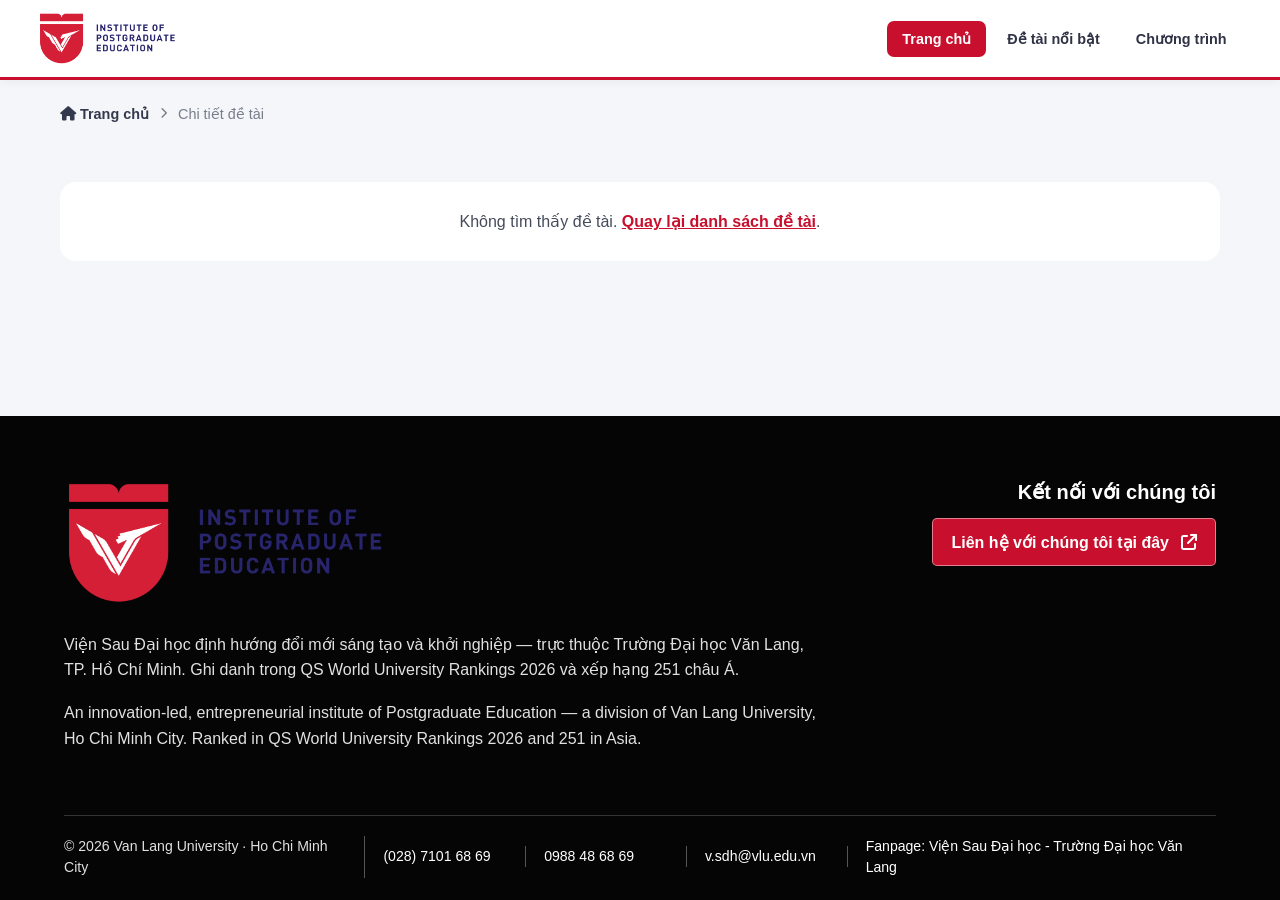
<file: VLU-Research-Hub/thesis.html>
<!DOCTYPE html>
<html lang="vi">
<head>
  <meta charset="UTF-8">
  <meta name="viewport" content="width=device-width, initial-scale=1.0">
  <meta name="theme-color" content="#C8102E">
  <title>Chi tiết đề tài - VLU Research Hub</title>
  <link rel="stylesheet" href="style.css">
  <link rel="stylesheet" href="https://cdnjs.cloudflare.com/ajax/libs/font-awesome/6.4.0/css/all.min.css">
</head>
<body class="thesis-detail-page">
  <header class="vlu-header" id="siteTop">
    <div class="header-main">
      <div class="header-container">
        <a class="logo-area" href="index.html#siteTop" aria-label="VLU Research Hub - Trang chủ">
          <img src="images/logo.png" alt="Van Lang University Logo" class="vlu-logo-img">
        </a>
        <nav class="header-nav" id="primaryNavigation" aria-label="Điều hướng chính">
          <a href="index.html#siteTop">Trang chủ</a>
          <a href="index.html#heroSlider">Đề tài nổi bật</a>
          <a href="index.html#programLevelSection">Chương trình</a>
        </nav>
        <button class="mobile-nav-toggle" id="mobileNavToggle" type="button" aria-label="Mở menu điều hướng" aria-expanded="false" aria-controls="primaryNavigation">
          <i class="fa-solid fa-bars" aria-hidden="true"></i>
        </button>
      </div>
    </div>
  </header>

  <main class="thesis-detail-shell">
    <nav class="detail-breadcrumb" aria-label="Đường dẫn trang">
      <a href="index.html#siteTop"><i class="fa-solid fa-house" aria-hidden="true"></i> Trang chủ</a>
      <i class="fa-solid fa-chevron-right" aria-hidden="true"></i>
      <span>Chi tiết đề tài</span>
    </nav>

    <p class="detail-not-found" id="detailNotFound" hidden>
      Không tìm thấy đề tài. <a href="index.html#researchGrid">Quay lại danh sách đề tài</a>.
    </p>

    <article id="thesisDetail" hidden>
      <header class="detail-hero">
        <div class="detail-hero-copy">
          <span class="detail-sector" id="detailSector"></span>
          <p class="detail-eyebrow" id="detailTypeLabel">Thông tin đề tài</p>
          <h1 id="detailTitle"></h1>
        </div>
      </header>

      <section class="detail-profile-panel" aria-labelledby="detailProfileName">
        <div class="detail-profile-photo-wrap">
          <img class="detail-profile-image" id="detailProfileImage" alt="" hidden>
          <div class="detail-profile-placeholder" id="detailProfilePlaceholder" aria-hidden="true">
            <i class="fa-solid fa-user-graduate"></i>
          </div>
        </div>
        <div class="detail-profile-copy">
          <p class="detail-profile-kicker"><i class="fa-solid fa-id-card" aria-hidden="true"></i> Giới thiệu cá nhân</p>
          <h2 id="detailProfileName"></h2>
          <p class="detail-profile-role" id="detailProfileRole"></p>
          <dl class="detail-profile-facts">
            <div>
              <dt>Giảng viên hướng dẫn</dt>
              <dd id="detailProfileSupervisor"></dd>
            </div>
            <div>
              <dt>Ngày được chấp nhận</dt>
              <dd id="detailProfileAcceptedDate"></dd>
            </div>
          </dl>
          <p class="detail-profile-biography" id="detailBiography"></p>
          <p class="detail-profile-note"><i class="fa-solid fa-circle-info" aria-hidden="true"></i> Tiểu sử và phần giới thiệu đề tài đang là nội dung mẫu; hãy thay bằng thông tin đã xác nhận trước khi công bố.</p>
        </div>
      </section>

      <section class="detail-content-grid" aria-label="Nội dung đề tài">
        <article class="detail-content-card">
          <span class="detail-card-icon"><i class="fa-solid fa-lightbulb" aria-hidden="true"></i></span>
          <h2>Lý do chọn đề tài</h2>
          <p id="detailRationale"></p>
        </article>
        <article class="detail-content-card">
          <span class="detail-card-icon"><i class="fa-solid fa-bullseye" aria-hidden="true"></i></span>
          <h2>Mục tiêu và nội dung</h2>
          <p id="detailObjectives"></p>
        </article>
        <article class="detail-content-card detail-summary-card">
          <span class="detail-card-icon"><i class="fa-solid fa-book-open" aria-hidden="true"></i></span>
          <h2>Giới thiệu đề tài</h2>
          <p id="detailSummary"></p>
        </article>
      </section>

      <section class="detail-download-panel" aria-labelledby="downloadHeading">
        <div class="detail-download-copy">
          <span class="detail-download-icon"><i class="fa-solid fa-file-arrow-down" aria-hidden="true"></i></span>
          <div>
            <p class="detail-eyebrow">Tài liệu đính kèm</p>
            <h2 id="downloadHeading">Tải đề tài tại đây</h2>
            <p id="downloadDescription">Tải trực tiếp tài liệu PDF của đề tài.</p>
          </div>
        </div>
        <a class="detail-download-button" id="thesisDownloadLink" download>
          <i class="fa-solid fa-download" aria-hidden="true"></i>
          Xem chi tiết đề tài
        </a>
      </section>
    </article>
  </main>

  <footer class="site-footer">
    <div class="site-footer-inner">
      <div class="site-footer-main">
        <div class="site-footer-brand">
          <a class="site-footer-logo" href="index.html#siteTop" aria-label="Viện Sau Đại học - Văn Lang">
            <img src="images/logo.png" alt="Institute of Postgraduate Education - Van Lang University">
          </a>
          <p>Viện Sau Đại học định hướng đổi mới sáng tạo và khởi nghiệp — trực thuộc Trường Đại học Văn Lang, TP. Hồ Chí Minh. Ghi danh trong QS World University Rankings 2026 và xếp hạng 251 châu Á.</p>
          <p lang="en">An innovation-led, entrepreneurial institute of Postgraduate Education — a division of Van Lang University, Ho Chi Minh City. Ranked in QS World University Rankings 2026 and 251 in Asia.</p>
        </div>

        <div class="site-footer-connect">
          <h2>Kết nối với chúng tôi</h2>
          <a class="site-footer-contact-link" href="https://saudaihoc.vlu.edu.vn/#cluster-I" target="_blank" rel="noopener noreferrer">
            Liên hệ với chúng tôi tại đây
            <i class="fa-solid fa-arrow-up-right-from-square" aria-hidden="true"></i>
          </a>
        </div>
      </div>

      <div class="site-footer-bottom">
        <span>© 2026 Van Lang University · Ho Chi Minh City</span>
        <a href="tel:+842871016869">(028) 7101 68 69</a>
        <a href="tel:+84988486869">0988 48 68 69</a>
        <a href="mailto:v.sdh@vlu.edu.vn">v.sdh@vlu.edu.vn</a>
        <a href="https://www.facebook.com/saudaihoc.vlu" target="_blank" rel="noopener noreferrer">Fanpage: Viện Sau Đại học - Trường Đại học Văn Lang</a>
      </div>
    </div>
  </footer>

  <script src="thesis-data.js"></script>
  <script src="thesis-detail.js"></script>
</body>
</html>
</file>
<file: style.css>
/* BẢNG MÀU CHUNG: chỉnh màu nhận diện VLU, màu chữ, nền và thẻ tại đây. */
:root {
  --vlu-red: #C8102E;
  --vlu-dark-red: #8B0000;
  --bg-gray: #F4F6F9;
  --text-dark: #1A1A1A;
  --card-bg: #FFFFFF;
  --site-header-height: 80px;
}

* {
  box-sizing: border-box;
  margin: 0;
  padding: 0;
  font-family: 'Segoe UI', Tahoma, Geneva, Verdana, sans-serif;
}

body {
  background-color: var(--bg-gray);
  color: var(--text-dark);
}

/* HEADER */
.vlu-header {
  position: relative;
  z-index: 30;
  height: var(--site-header-height);
  background: #FFF;
  box-shadow: 0 2px 10px rgba(0,0,0,0.05);
}

.header-main {
  height: 100%;
  border-bottom: 3px solid var(--vlu-red);
  background: #FFF;
}

.header-container {
  display: flex;
  justify-content: space-between;
  gap: 24px;
  height: 100%;
  width: min(94%, 1600px);
  margin: 0 auto;
  align-items: center;
}

.logo-area {
  display: flex;
  align-items: center;
  flex: 0 0 auto;
  text-decoration: none;
}

.vlu-logo-img {
  height: 54px;
  width: auto;
  object-fit: contain;
}

.header-nav {
  display: flex;
  align-items: center;
  justify-content: flex-end;
  gap: 6px;
  margin-left: auto;
  white-space: nowrap;
}

.mobile-nav-toggle {
  display: none;
  width: 44px;
  height: 44px;
  flex: 0 0 auto;
  align-items: center;
  justify-content: center;
  border: 0;
  border-radius: 8px;
  background: transparent;
  color: #252A3D;
  font-size: 1.35rem;
  cursor: pointer;
}

.header-nav a {
  position: relative;
  padding: 10px 15px;
  border-radius: 7px;
  color: #303246;
  font-size: 0.9rem;
  font-weight: 650;
  text-decoration: none;
  transition: color 0.2s ease, background 0.2s ease;
}

.header-nav a::after {
  position: absolute;
  right: 15px;
  bottom: 6px;
  left: 15px;
  height: 2px;
  background: var(--vlu-red);
  content: "";
  transform: scaleX(0);
  transform-origin: left;
  transition: transform 0.2s ease;
}

.header-nav a:hover {
  color: var(--vlu-red);
  background: #F8EDF0;
}

.header-nav a:hover::after {
  transform: scaleX(1);
}

.header-nav a:first-child {
  background: var(--vlu-red);
  color: #FFF;
}

.header-nav a:first-child::after {
  display: none;
}

.header-nav a:first-child:hover {
  background: #A90D27;
  color: #FFF;
}

/* HERO SLIDER: nền dự phòng; màu thực tế của từng banner đặt ở .slide-topic-*. */
.hero-slider {
  position: relative;
  background:
    radial-gradient(ellipse at 84% 52%, rgba(200, 16, 46, 0.24) 0%, rgba(116, 23, 48, 0.12) 25%, transparent 48%),
    linear-gradient(112deg, #111827 0%, #171827 54%, #24151D 100%);
  color: white;
  height: calc(100vh - var(--site-header-height));
  height: calc(100svh - var(--site-header-height));
  min-height: 560px;
  overflow: hidden;
}

.slider-track {
  display: flex;
  width: 100%;
  height: 100%;
}

.slide {
  min-width: 100%;
  height: 100%;
  min-height: 100%;
  position: relative;
  cursor: pointer;
  padding: clamp(32px, 5vh, 64px) 8%;
  display: flex;
  align-items: center;
  background: transparent;
  --banner-blend-mid: rgba(112, 16, 36, 0.18);
  --banner-blend-deep: rgba(128, 10, 32, 0.3);
  overflow: hidden;
}

/* ========================================================================== 
   BANNER SLIDER: NỀN VÀ ẢNH CHO 4 BANNER NỔI BẬT
   Cả 4 banner hiện đều dùng nền background.jpeg kết hợp gradient burgundy đồng bộ.
   Khi có ảnh nền hoặc ảnh tác giả chính thức, bạn có thể tự thay đổi theo ghi chú dưới đây.
   ========================================================================== */

/* --- BANNER 1: Huỳnh Tấn Lợi (Chuỗi Cung Ứng Xanh) --- */
/* [CHỖ THAY ĐỔI ẢNH NỀN BANNER 1]: Đổi đường dẫn url("images/background.jpeg") */
.slide-topic-supply-chain {
  background-image:
    linear-gradient(90deg, rgba(35, 8, 16, 0.48) 0%, rgba(77, 8, 23, 0.62) 45%, rgba(112, 5, 24, 0.8) 100%),
    url("images/background.jpeg");
  background-position: center, center;
  background-size: cover, cover;
  background-repeat: no-repeat, no-repeat;
}

/* --- BANNER 2: Nguyễn Thu Hiền (Kiến Trúc Bền Vững) --- */
/* [CHỖ THAY ĐỔI ẢNH NỀN BANNER 2]: Đổi đường dẫn url("images/background.jpeg") */
.slide-topic-coastal-architecture {
  background-image:
    linear-gradient(90deg, rgba(35, 8, 16, 0.48) 0%, rgba(77, 8, 23, 0.62) 45%, rgba(112, 5, 24, 0.8) 100%),
    url("images/background.jpeg");
  background-position: center, center;
  background-size: cover, cover;
  background-repeat: no-repeat, no-repeat;
}

/* --- BANNER 3: Nguyễn Việt Tính (Bào Chế Thuốc AI) --- */
/* [CHỖ THAY ĐỔI ẢNH NỀN BANNER 3]: Đổi đường dẫn url("images/background.jpeg") */
.slide-topic-health-ai {
  background-image:
    linear-gradient(90deg, rgba(35, 8, 16, 0.48) 0%, rgba(77, 8, 23, 0.62) 45%, rgba(112, 5, 24, 0.8) 100%),
    url("images/background.jpeg");
  background-position: center, center;
  background-size: cover, cover;
  background-repeat: no-repeat, no-repeat;
}

/* --- BANNER 4: Tống Chí Thông (Chuyển Đổi Số Ngân Hàng) --- */
/* [CHỖ THAY ĐỔI ẢNH NỀN BANNER 4]: Đổi đường dẫn url("images/background.jpeg") */
.slide-topic-finance {
  background-image:
    linear-gradient(90deg, rgba(35, 8, 16, 0.48) 0%, rgba(77, 8, 23, 0.62) 45%, rgba(112, 5, 24, 0.8) 100%),
    url("images/background.jpeg");
  background-position: center, center;
  background-size: cover, cover;
  background-repeat: no-repeat, no-repeat;
}

/* Vùng ảnh tác giả; lớp phủ/mask bên dưới là kiểu hòa màu mặc định cho banner chưa tùy chỉnh. */
.author-wrapper {
  position: absolute;
  top: 0;
  left: 0;
  width: var(--author-image-width, clamp(320px, 28vw, 480px)); /* Giới hạn độ rộng vùng ảnh tác giả để không lấn sang tiêu đề */
  height: 100%;
  z-index: 1;
  overflow: hidden;
}

.author-wrapper::after {
  content: "";
  position: absolute;
  inset: 0;
  background: linear-gradient(
    90deg,
    rgba(28, 19, 31, 0) 35%,
    var(--banner-blend-mid, rgba(47, 19, 34, 0.12)) 52%,
    var(--banner-blend-deep, rgba(62, 17, 34, 0.24)) 79%,
    rgba(62, 17, 34, 0) 100%
  );
  pointer-events: none;
}

/* Kiểu mask mặc định; các banner có ảnh nền gốc có thể tắt bằng selector riêng. */
.author-main-img {
  width: 100%;
  height: 100%;
  object-fit: cover; /* Giữ nguyên tỷ lệ ảnh không bị móp */
  -webkit-mask-image: linear-gradient(
    90deg,
    #000 0%,
    #000 38%,
    rgba(0, 0, 0, 0.92) 54%,
    rgba(0, 0, 0, 0.48) 78%,
    transparent 100%
  );
  mask-image: linear-gradient(
    90deg,
    #000 0%,
    #000 38%,
    rgba(0, 0, 0, 0.92) 54%,
    rgba(0, 0, 0, 0.48) 78%,
    transparent 100%
  );
}

/* ========================================================================== 
   CÀI ĐẶT CĂN CHỈNH RIÊNG CHO TỪNG TÁC GIẢ (CHỈNH TẠI ĐÂY)
   ========================================================================== 
   HƯỚNG DẪN DÙNG object-position: X% Y%;
   - X%: Chiều ngang (0% = Lệch sát lề trái | 50% = Chính giữa | 100% = Lệch lề phải)
   - Y%: Chiều dọc (0% = Lấy đỉnh đầu sát lề trên | 50% = Lấy giữa ảnh | 100% = Lấy đáy ảnh)
*/

/* --- [CHỖ CĂN CHỈNH ẢNH CHÂN DUNG TÁC GIẢ 1: Huỳnh Tấn Lợi] --- */
.author-img-1 {
  object-position: 50% 20%; /* Căn giữa chân dung, giữ khoảng trống phía trên đầu. */
}

/* Tác giả 1 hiện nguyên ảnh rõ nét trên nền; không làm mờ hay làm trong suốt phần người. */
.slide-topic-supply-chain .author-wrapper::after {
  display: none;
}

.slide-topic-supply-chain .author-main-img {
  object-fit: contain;
  object-position: center bottom;
  -webkit-mask-image: none;
  mask-image: none;
}

/* --- [CHỖ CĂN CHỈNH ẢNH CHÂN DUNG TÁC GIẢ 2: Nguyễn Thu Hiền] --- */
.author-img-2 {
  object-position: 50% 18%; /* Căn giữa gương mặt và chừa khoảng thoáng phía trên. */
}

/* --- [CHỖ CĂN CHỈNH ẢNH CHÂN DUNG TÁC GIẢ 3: Nguyễn Việt Tính] --- */
.author-img-3 {
  object-position: 50% 18%; /* Căn giữa gương mặt trong khung banner. */
}

/* --- [CHỖ CĂN CHỈNH ẢNH CHÂN DUNG TÁC GIẢ 4: Tống Chí Thông] --- */
.author-img-4 {
  object-position: 50% 18%; /* Căn giữa chân dung, tránh lệch người sang mép ảnh. */
}

/* Banner 2, 3, 4: Làm mềm cạnh phải của ảnh chân dung studio để hòa vào ảnh nền phía sau, không bị đường cắt dọc thô */
.slide-topic-coastal-architecture .author-wrapper,
.slide-topic-health-ai .author-wrapper,
.slide-topic-finance .author-wrapper {
  -webkit-mask-image: linear-gradient(90deg, #000 0%, #000 68%, rgba(0, 0, 0, 0.8) 82%, transparent 100%);
  mask-image: linear-gradient(90deg, #000 0%, #000 68%, rgba(0, 0, 0, 0.8) 82%, transparent 100%);
}

.slide-topic-coastal-architecture .author-wrapper::after,
.slide-topic-health-ai .author-wrapper::after,
.slide-topic-finance .author-wrapper::after {
  display: none;
}

.slide-topic-coastal-architecture .author-main-img,
.slide-topic-health-ai .author-main-img,
.slide-topic-finance .author-main-img {
  -webkit-mask-image: none;
  mask-image: none;
}

/* KHỐI CHỮ TIÊU ĐỀ BÊN PHẢI (Dịch hẳn sang phải để hoàn toàn tách biệt khỏi ảnh tác giả) */
.slide-content-above {
  position: relative;
  z-index: 2;
  max-width: clamp(520px, 46vw, 750px);
  margin-left: clamp(380px, 35vw, 600px);
}

@media (min-width: 769px) {
  .slide-topic-supply-chain .slide-content-above,
  .slide-topic-coastal-architecture .slide-content-above,
  .slide-topic-health-ai .slide-content-above,
  .slide-topic-finance .slide-content-above {
    margin-left: clamp(380px, 35vw, 600px);
  }
}

.title-3d {
  font-size: clamp(1.9rem, 2.7vw, 3.2rem);
  line-height: 1.32;
  color: #FFFFFF;
  font-weight: 800;
  margin-bottom: 20px;
  text-shadow: 2px 3px 12px rgba(0, 0, 0, 0.95);
}

.slide-content-above .author {
  color: #E0E0E0;
  font-size: 1.05rem;
  background: rgba(255, 255, 255, 0.1);
  display: inline-block;
  padding: 8px 18px;
  border-radius: 30px;
  border: 1px solid rgba(255, 255, 255, 0.15);
}

.slider-dots {
  position: absolute;
  bottom: 20px;
  right: 5%;
  display: flex;
  gap: 10px;
  z-index: 10;
}

.dot {
  width: 14px;
  height: 14px;
  background: rgba(255,255,255,0.3);
  border-radius: 50%;
  cursor: pointer;
  transition: 0.3s;
}

.dot.active {
  background: var(--vlu-red);
  transform: scale(1.2);
}

/* DẢI THÔNG ĐIỆP: hai nhóm chữ giống nhau nối tiếp để tạo vòng chạy không ngắt. */
.vlu-marquee {
  height: 50px;
  overflow: hidden;
  background: var(--vlu-red);
  color: #FFF;
}

.marquee-track {
  display: flex;
  width: max-content;
  height: 100%;
  animation: marquee-scroll 28s linear infinite;
  will-change: transform;
}

.marquee-group {
  display: flex;
  flex: 0 0 auto;
  align-items: center;
  justify-content: space-around;
  gap: 22px;
  min-width: 100vw;
  padding-right: 22px;
}

.marquee-item {
  flex: 0 0 auto;
  color: inherit;
  font-size: 0.88rem;
  font-weight: 600;
  letter-spacing: 0.07em;
  text-transform: uppercase;
  white-space: nowrap;
}

.marquee-separator {
  flex: 0 0 auto;
  color: rgba(255, 255, 255, 0.9);
  font-size: 0.95rem;
}

@keyframes marquee-scroll {
  from { transform: translate3d(0, 0, 0); }
  to { transform: translate3d(-50%, 0, 0); }
}

/* CHỌN BẬC/CHỌN KHỐI NGÀNH: chỉnh kiểu nút Thạc sĩ, Tiến sĩ và các nút lọc ở đây. */
.program-level-section {
  padding: 30px 8% 10px;
}

.program-level-options {
  display: flex;
  flex-wrap: wrap;
  gap: 12px;
}

.program-level-btn {
  min-width: 150px;
  padding: 12px 24px;
  border: 1px solid #DDD;
  border-radius: 10px;
  background: #FFF;
  color: #444;
  font-size: 1rem;
  font-weight: 700;
  cursor: pointer;
  transition: 0.25s;
}

.program-level-btn:hover,
.program-level-btn.active {
  border-color: var(--vlu-red);
  background: var(--vlu-red);
  color: #FFF;
}

.sector-section {
  padding: 30px 8% 10px 8%;
}

.section-title {
  font-size: 1.2rem;
  margin-bottom: 15px;
  color: #333;
}

.sector-tabs {
  display: flex;
  gap: 10px;
  flex-wrap: wrap;
}

.tab-btn {
  background: #FFF;
  border: 1px solid #DDD;
  padding: 8px 18px;
  border-radius: 20px;
  cursor: pointer;
  font-weight: 600;
  color: #555;
  transition: 0.3s;
}

.tab-btn.active, .tab-btn:hover {
  background: var(--vlu-red);
  color: #FFF;
  border-color: var(--vlu-red);
}

/* THẺ ĐỀ TÀI: lưới, trạng thái hover, nhãn ngành và thông tin tác giả/GVHD. */
.exhibition-container {
  padding: 20px 8% 60px 8%;
}

.research-search-toolbar {
  display: grid;
  grid-template-columns: minmax(220px, 1fr) minmax(180px, 230px) minmax(180px, 220px) auto;
  align-items: end;
  gap: 12px;
  margin-bottom: 24px;
  padding: 16px;
  border: 1px solid #E5E7EB;
  border-radius: 14px;
  background: #FFF;
  box-shadow: 0 4px 14px rgba(25, 35, 55, 0.04);
}

.research-search-control {
  display: flex;
  min-width: 0;
  flex-direction: column;
  gap: 7px;
  color: #303246;
  font-size: 0.84rem;
  font-weight: 700;
}

.research-search-control input,
.research-search-control select {
  width: 100%;
  min-width: 0;
  height: 44px;
  padding: 0 12px;
  border: 1px solid #D8DCE4;
  border-radius: 9px;
  outline: none;
  background: #FFF;
  color: #303246;
  font-size: 0.92rem;
  font-weight: 400;
}

.research-search-control input:focus,
.research-search-control select:focus {
  border-color: var(--vlu-red);
  box-shadow: 0 0 0 3px rgba(200, 16, 46, 0.1);
}

.research-search-input-wrap {
  position: relative;
  display: block;
}

.research-search-input-wrap i {
  position: absolute;
  top: 50%;
  left: 14px;
  color: #747B89;
  transform: translateY(-50%);
  pointer-events: none;
}

.research-search-control .research-search-input-wrap input {
  padding-left: 40px;
}

.research-search-clear {
  display: inline-flex;
  height: 44px;
  align-items: center;
  justify-content: center;
  gap: 7px;
  padding: 0 13px;
  border: 1px solid #D8DCE4;
  border-radius: 9px;
  background: #FFF;
  color: #505666;
  font-size: 0.88rem;
  font-weight: 650;
  cursor: pointer;
  transition: border-color 0.2s ease, color 0.2s ease, background 0.2s ease;
}

.research-search-clear:hover {
  border-color: var(--vlu-red);
  background: #FFF7F8;
  color: var(--vlu-red);
}

.research-search-count {
  grid-column: 1 / -1;
  color: #6B7280;
  font-size: 0.84rem;
}

.grid-cards {
  display: grid;
  grid-template-columns: repeat(auto-fill, minmax(280px, 1fr));
  gap: 25px;
}

/* Khoảng đệm phía trên để phần nền đỏ và chân dung nhô lên khỏi mép thẻ đồng đều. */
.grid-cards.has-author-previews {
  padding-top: 78px;
  row-gap: 76px;
}

.empty-sector-message {
  padding: 28px 16px;
  color: #666;
  text-align: center;
}

/* ==========================================================================
   GIAO DIỆN THẺ ĐỀ TÀI (ĐỒNG BỘ NỀN ĐỎ BURGUNDY CHO TẤT CẢ CÁC THẺ)
   ========================================================================== */
.research-card {
  background: var(--card-bg);
  border-radius: 16px;
  padding: 22px;
  border: 1px solid #EAEAEA;
  cursor: pointer;
  display: flex;
  flex-direction: column;
  justify-content: space-between;
  box-shadow: 0 4px 12px rgba(0,0,0,0.03);
  transition: transform 0.35s cubic-bezier(0.34, 1.56, 0.64, 1), box-shadow 0.35s ease;
}

/* Thẻ có lớp nền đỏ đô đồng bộ: tiêu đề trắng, tag nổi bật, nửa dưới màu trắng chứa thông tin */
.research-card.has-author-image {
  position: relative;
  isolation: isolate;
  overflow: visible;
  padding-top: 112px;
}

/* Lớp nền đỏ burgundy phía trên thẻ (dùng chung cho mọi đề tài, có ảnh hoặc không có ảnh) */
.card-author-layer {
  position: absolute;
  z-index: 0;
  top: -58px;
  right: 0;
  left: 0;
  height: 330px;
  border-radius: 16px 16px 0 0;
  background:
    radial-gradient(ellipse at 85% 30%, rgba(255, 255, 255, 0.1) 0%, transparent 55%),
    linear-gradient(115deg, #321017 0%, #641122 62%, #8B0000 100%);
  overflow: hidden;
  pointer-events: none;
}

.card-author-image {
  position: absolute;
  right: 0;
  bottom: 0;
  display: block;
}

.card-author-image-cutout {
  width: 110%;
  height: 330px;
  object-fit: cover;
  object-position: center 8%;
}

.card-author-image-original {
  width: 115%;
  height: 100%;
  border-radius: 16px 16px 0 0;
  object-fit: cover;
  object-position: center 14%;
}

.research-card.has-author-image .card-header,
.research-card.has-author-image .thesis-title,
.research-card.has-author-image .card-meta {
  position: relative;
  z-index: 1;
}

.research-card.has-author-image .thesis-title {
  color: #FFF;
  text-shadow: 0 2px 7px rgba(0, 0, 0, 0.85);
  min-height: 72px; /* Giữ độ cao tiêu đề đồng đều trên cùng 1 hàng */
}

.research-card.has-author-image .card-meta {
  background: #FFF;
  margin-right: -22px;
  margin-left: -22px;
  margin-bottom: -22px;
  padding: 18px 22px 22px;
  border-radius: 0 0 16px 16px;
}

.research-card:hover {
  transform: translateY(-10px) scale(1.02);
  box-shadow: 0 16px 32px rgba(200, 16, 46, 0.15);
  border-color: var(--vlu-red);
}

.card-header {
  margin-bottom: 15px;
}

.tag {
  font-size: 0.8rem;
  padding: 4px 10px;
  border-radius: 6px;
  font-weight: 700;
}

.sector-tag { background: #EBF3FF; color: #0056B3; }

.thesis-title {
  font-size: 1.15rem;
  line-height: 1.45;
  color: #111;
  font-weight: 800;
  margin-bottom: 16px;
}

.card-meta {
  display: grid;
  gap: 7px;
  margin-top: auto;
  padding-top: 14px;
  border-top: 1px solid #EAEAEA;
}

.card-meta-row {
  display: flex;
  flex-wrap: wrap;
  column-gap: 5px;
  font-size: 0.88rem;
  line-height: 1.45;
}

.card-meta-row strong {
  color: #303246;
  font-weight: 700;
}

.card-meta-row span {
  font-size: 0.9rem;
  color: #555;
}

/* TRANG CHI TIẾT ĐỀ TÀI */
.thesis-detail-page {
  min-height: 100vh;
  display: flex;
  flex-direction: column;
  background: #F4F6F9;
}

.thesis-detail-shell {
  width: min(1160px, 92%);
  margin: 0 auto;
  padding: 26px 0 64px;
  flex: 1;
}

.detail-breadcrumb {
  display: flex;
  align-items: center;
  gap: 11px;
  margin-bottom: 20px;
  color: #777E8B;
  font-size: 0.9rem;
}

.detail-breadcrumb a {
  color: #34394D;
  text-decoration: none;
  font-weight: 650;
}

.detail-breadcrumb a:hover { color: var(--vlu-red); }
.detail-breadcrumb > i { font-size: 0.7rem; }

.detail-hero {
  position: relative;
  display: flex;
  align-items: center;
  min-height: 250px;
  padding: clamp(28px, 5vw, 60px);
  overflow: hidden;
  border: 1px solid rgba(255, 255, 255, 0.14);
  border-radius: 22px;
  background: radial-gradient(ellipse at 90% 0%, rgba(200, 16, 46, 0.36), transparent 42%),
    linear-gradient(112deg, #241016 0%, #4B0D1B 56%, #321017 100%);
  color: #FFF;
  box-shadow: 0 18px 42px rgba(46, 13, 24, 0.14);
}

.detail-hero::after {
  position: absolute;
  right: -110px;
  bottom: -210px;
  width: 430px;
  height: 430px;
  border: 1px solid rgba(255, 255, 255, 0.12);
  border-radius: 50%;
  box-shadow: 0 0 0 38px rgba(255, 255, 255, 0.025), 0 0 0 78px rgba(255, 255, 255, 0.02);
  content: "";
  pointer-events: none;
}

.detail-hero-copy { position: relative; z-index: 1; width: 100%; }

.detail-sector {
  display: inline-flex;
  align-items: center;
  min-height: 30px;
  margin-bottom: 15px;
  padding: 5px 11px;
  border: 1px solid rgba(255, 255, 255, 0.23);
  border-radius: 999px;
  background: rgba(255, 255, 255, 0.1);
  color: #FFF;
  font-size: 0.82rem;
  font-weight: 700;
}

.detail-eyebrow {
  margin-bottom: 8px;
  color: #F2C8D0;
  font-size: 0.82rem;
  font-weight: 750;
  letter-spacing: 0.1em;
  text-transform: uppercase;
}

.detail-hero h1 {
  max-width: 940px;
  font-size: clamp(1.8rem, 4vw, 3.1rem);
  line-height: 1.17;
  text-wrap: balance;
}

.detail-card-icon,
.detail-download-icon {
  display: inline-flex;
  width: 42px;
  height: 42px;
  flex: 0 0 42px;
  align-items: center;
  justify-content: center;
  border-radius: 12px;
  background: #FFF0F2;
  color: var(--vlu-red);
}

.detail-profile-panel {
  display: grid;
  grid-template-columns: minmax(210px, 27%) minmax(0, 1fr);
  gap: clamp(22px, 4vw, 46px);
  align-items: center;
  margin: 24px 0 28px;
  padding: clamp(18px, 3vw, 30px);
  overflow: hidden;
  border: 1px solid #E5E8EF;
  border-radius: 18px;
  background: #FFF;
  box-shadow: 0 10px 28px rgba(20, 28, 48, 0.055);
}

.detail-profile-photo-wrap {
  position: relative;
  display: flex;
  min-height: 300px;
  align-items: flex-end;
  justify-content: center;
  overflow: hidden;
  border-radius: 14px;
  background: linear-gradient(145deg, #291017 0%, #68101F 62%, #A90012 100%);
}

.detail-profile-image {
  display: block;
  width: 100%;
  height: 300px;
  object-fit: contain;
  object-position: center bottom;
}

.detail-profile-image[hidden],
.detail-profile-placeholder[hidden] { display: none; }

.detail-profile-placeholder {
  display: flex;
  width: 100%;
  min-height: 300px;
  align-items: center;
  justify-content: center;
  color: rgba(255, 255, 255, 0.82);
  font-size: 5rem;
}

.detail-profile-kicker {
  display: inline-flex;
  align-items: center;
  gap: 8px;
  margin-bottom: 10px;
  color: var(--vlu-red);
  font-size: 0.82rem;
  font-weight: 800;
  letter-spacing: 0.08em;
  text-transform: uppercase;
}

.detail-profile-copy h2 {
  margin-bottom: 5px;
  color: #252A3D;
  font-size: clamp(1.45rem, 3vw, 2rem);
  line-height: 1.25;
}

.detail-profile-role {
  margin-bottom: 16px;
  color: #777E8B;
  font-size: 0.92rem;
  font-weight: 650;
}

.detail-profile-facts {
  display: grid;
  grid-template-columns: repeat(2, minmax(0, 1fr));
  gap: 11px;
  margin: 17px 0;
}

.detail-profile-facts > div {
  min-width: 0;
  padding: 12px 14px;
  border-left: 3px solid #E6A1AE;
  border-radius: 0 9px 9px 0;
  background: #F7F8FB;
}

.detail-profile-facts dt {
  margin-bottom: 4px;
  color: #747B89;
  font-size: 0.76rem;
  font-weight: 700;
}

.detail-profile-facts dd {
  color: #252A3D;
  font-size: 0.92rem;
  font-weight: 750;
  overflow-wrap: anywhere;
}

.detail-profile-biography {
  max-width: 760px;
  padding-left: 15px;
  border-left: 3px solid #E6A1AE;
  color: #596172;
  font-size: 0.98rem;
  line-height: 1.8;
}

.detail-profile-note {
  display: flex;
  align-items: flex-start;
  gap: 7px;
  margin-top: 14px;
  color: #7B6B4D;
  font-size: 0.78rem;
  line-height: 1.5;
}

.detail-profile-note i { flex: 0 0 auto; margin-top: 3px; }

.detail-content-grid {
  display: grid;
  grid-template-columns: repeat(2, minmax(0, 1fr));
  gap: 16px;
  margin-top: 18px;
}

.detail-content-card {
  min-height: 175px;
  padding: 25px;
  border: 1px solid #E7E9EF;
  border-radius: 16px;
  background: #FFF;
  box-shadow: 0 8px 24px rgba(20, 28, 48, 0.04);
}

.detail-content-card.detail-summary-card {
  grid-column: 1 / -1;
  min-height: 0;
  border-left: 4px solid var(--vlu-red);
  background: linear-gradient(105deg, #FFF 0%, #FFF 70%, #FFF6F7 100%);
}

.detail-card-icon { margin-bottom: 14px; }

.detail-content-card h2 {
  margin-bottom: 9px;
  color: #252A3D;
  font-size: 1.08rem;
}

.detail-content-card p {
  color: #626A79;
  font-size: 0.94rem;
  line-height: 1.7;
}

.detail-download-panel {
  display: flex;
  align-items: center;
  justify-content: space-between;
  gap: 28px;
  margin-top: 22px;
  padding: 26px 30px;
  border-radius: 18px;
  background: linear-gradient(110deg, #2B1019, #51121F 62%, #6A101F);
  color: #FFF;
  box-shadow: 0 14px 30px rgba(46, 13, 24, 0.13);
}

.detail-download-copy {
  display: flex;
  align-items: center;
  gap: 14px;
}

.detail-download-icon {
  width: 50px;
  height: 50px;
  flex-basis: 50px;
  background: rgba(255, 255, 255, 0.13);
  color: #FFF;
  font-size: 1.2rem;
}

.detail-download-copy .detail-eyebrow { margin-bottom: 4px; }
.detail-download-copy h2 { margin-bottom: 4px; font-size: 1.2rem; }
.detail-download-copy > div > p:last-child { max-width: 700px; color: #E9D9DD; font-size: 0.84rem; overflow-wrap: anywhere; }

.detail-download-button {
  display: inline-flex;
  min-width: 190px;
  min-height: 54px;
  align-items: center;
  justify-content: center;
  gap: 10px;
  padding: 0 22px;
  border: 1px solid #FFF;
  border-radius: 9px;
  background: #FFF;
  color: #A90D27;
  font-size: 0.98rem;
  font-weight: 800;
  text-decoration: none;
  transition: background 0.2s ease, color 0.2s ease, opacity 0.2s ease;
}

.detail-download-button:hover { background: #FFF0F2; transform: translateY(-1px); }
.detail-download-button:focus-visible { outline: 3px solid #F3A6B5; outline-offset: 3px; }

.detail-not-found {
  margin: 60px 0;
  padding: 30px;
  border-radius: 16px;
  background: #FFF;
  color: #454B5B;
  text-align: center;
}

.detail-not-found a { color: var(--vlu-red); font-weight: 700; }

.site-footer {
  background: #050505;
  color: #f2f2f2;
  padding: 64px 5% 22px;
}

.site-footer-inner {
  width: min(100%, 1500px);
  margin: 0 auto;
}

.site-footer-main {
  display: grid;
  grid-template-columns: minmax(0, 1.45fr) minmax(280px, 0.55fr);
  gap: clamp(44px, 8vw, 150px);
  align-items: start;
}

.site-footer-brand { width: 100%; max-width: none; }

.site-footer-logo {
  display: inline-flex;
  width: min(100%, 320px);
  margin-bottom: 26px;
}

.site-footer-logo img {
  display: block;
  width: 100%;
  height: auto;
}

.site-footer-brand p {
  margin: 0 0 18px;
  color: #e1e1e1;
  font-size: 1rem;
  line-height: 1.58;
}

.site-footer-connect {
  display: flex;
  flex-direction: column;
  align-items: flex-end;
  text-align: right;
}

.site-footer-connect h2 {
  margin: 0 0 14px;
  color: #fff;
  font-size: 1.25rem;
}

.site-footer-contact-link {
  display: inline-flex;
  align-items: center;
  justify-content: center;
  gap: 12px;
  min-height: 48px;
  padding: 0 18px;
  border: 1px solid rgba(255, 255, 255, 0.46);
  border-radius: 5px;
  background: #c8102e;
  color: #fff;
  font-weight: 700;
  text-decoration: none;
  transition: background 0.2s ease, transform 0.2s ease;
}

.site-footer-contact-link:hover {
  background: #a90d27;
  transform: translateY(-1px);
}

.site-footer-contact-link:focus-visible {
  outline: 3px solid #e64b62;
  outline-offset: 3px;
}

.site-footer-bottom {
  display: grid;
  grid-template-columns: minmax(0, 1.35fr) repeat(3, minmax(0, 0.72fr)) minmax(0, 1.65fr);
  align-items: center;
  gap: 0;
  margin-top: 46px;
  padding-top: 20px;
  border-top: 1px solid #343434;
  color: #e1e1e1;
  font-size: 0.88rem;
}

.site-footer-bottom > * {
  min-width: 0;
  padding: 0 18px;
  border-right: 1px solid #555;
  line-height: 1.5;
}

.site-footer-bottom > :first-child { padding-left: 0; }
.site-footer-bottom > :last-child { padding-right: 0; border-right: 0; }
.site-footer-bottom a { color: #fff; text-decoration: none; }
.site-footer-bottom a:hover { color: #f08b99; }

.visually-hidden {
  position: absolute;
  width: 1px;
  height: 1px;
  padding: 0;
  margin: -1px;
  overflow: hidden;
  clip: rect(0, 0, 0, 0);
  white-space: nowrap;
  border: 0;
}

@media (max-width: 760px) {
  .thesis-detail-shell { width: calc(100% - 32px); max-width: 620px; padding-top: 20px; }

  .detail-hero {
    min-height: 0;
    padding: 26px 22px;
    border-radius: 17px;
  }

  .detail-hero h1 { font-size: clamp(1.6rem, 7vw, 2.25rem); }

  .detail-profile-panel { grid-template-columns: minmax(0, 1fr); gap: 20px; padding: 18px; }
  .detail-profile-photo-wrap { width: min(100%, 280px); min-height: 280px; margin: 0 auto; }
  .detail-profile-image { height: 280px; }
  .detail-profile-placeholder { min-height: 280px; }

  .detail-content-grid { grid-template-columns: minmax(0, 1fr); gap: 12px; }
  .detail-content-card { min-height: 0; padding: 20px; }
  .detail-content-card.detail-summary-card { grid-column: auto; }

  .detail-download-panel {
    align-items: stretch;
    flex-direction: column;
    gap: 18px;
    padding: 20px;
  }

  .detail-download-button { width: 100%; }
  .site-footer { padding: 42px 6% 20px; }
  .site-footer-main { grid-template-columns: minmax(0, 1fr); gap: 28px; }
  .site-footer-connect { align-items: flex-start; text-align: left; }
  .site-footer-logo { width: min(100%, 270px); margin-bottom: 20px; }
  .site-footer-bottom {
    grid-template-columns: minmax(0, 1fr);
    gap: 0;
    margin-top: 28px;
  }
  .site-footer-bottom > * {
    padding: 11px 0;
    border-right: 0;
    border-bottom: 1px solid #343434;
  }
  .site-footer-bottom > :last-child { border-bottom: 0; }
}

@media (max-width: 420px) {
  .detail-profile-facts { grid-template-columns: minmax(0, 1fr); }
}

/* Điều hướng gọn trên điện thoại: logo trái, menu mở ra khi chạm nút. */
@media (max-width: 760px) {
  :root {
    --site-header-height: 78px;
  }

  .header-main {
    position: relative;
    padding: 0 5%;
  }

  .header-container {
    display: flex;
    justify-content: space-between;
    gap: 12px;
    width: 100%;
  }

  .logo-area {
    justify-self: auto;
  }

  .header-nav {
    display: none;
    position: absolute;
    top: calc(100% + 3px);
    right: 0;
    left: 0;
    z-index: 40;
    flex-direction: column;
    align-items: stretch;
    gap: 4px;
    margin: 0;
    padding: 12px 5% 16px;
    background: #FFF;
    box-shadow: 0 12px 22px rgba(15, 23, 42, 0.16);
  }

  .header-nav.is-open {
    display: flex;
  }

  .header-nav a {
    padding: 12px 14px;
    font-size: 0.95rem;
  }

  .mobile-nav-toggle {
    display: inline-flex;
  }
}

@media (max-width: 768px) {
  .hero-slider {
    height: 86svh;
    min-height: 600px;
    max-height: 860px;
  }

  .slide {
    align-items: stretch;
    padding: 0;
  }

  .author-wrapper {
    top: 0;
    left: 0;
    width: 100%;
    height: 78%;
    z-index: 0;
  }

  .author-main-img,
  .author-img-1 {
    object-fit: cover;
    object-position: center 8%;
    -webkit-mask-image: none;
    mask-image: none;
  }

  .slide-topic-supply-chain .author-main-img {
    object-fit: cover;
    object-position: center 5%;
    -webkit-mask-image: none;
    mask-image: none;
  }

  .slide-content-above {
    position: absolute;
    right: 0;
    bottom: 0;
    left: 0;
    width: 100%;
    max-width: 100%;
    margin: 0;
    padding: 42px 7% 70px;
    background: linear-gradient(180deg, rgba(35, 4, 13, 0) 0%, rgba(35, 4, 13, 0.86) 27%, rgba(35, 4, 13, 0.98) 100%);
    z-index: 2;
  }

  .title-3d {
    max-width: 100%;
    font-size: clamp(1.45rem, 6vw, 2.1rem);
    line-height: 1.17;
    margin-bottom: 10px;
  }

  .slide-content-above .author {
    font-size: 0.9rem;
    padding: 7px 12px;
  }

  .slider-dots {
    right: 7%;
    bottom: 22px;
    z-index: 3;
  }
}

@media (max-width: 480px) {
  .hero-slider {
    height: 82svh;
    min-height: 570px;
  }

  .author-wrapper {
    height: 76%;
  }

  .slide-content-above {
    padding-right: 6%;
    padding-left: 6%;
  }

  .title-3d {
    font-size: clamp(1.35rem, 6vw, 1.8rem);
  }
}

@media (max-width: 900px) {
  .research-search-toolbar {
    grid-template-columns: minmax(0, 1fr) minmax(170px, 0.75fr);
  }

  .research-search-keyword-control {
    grid-column: 1 / -1;
  }
}

@media (max-width: 520px) {
  .research-search-toolbar {
    grid-template-columns: minmax(0, 1fr);
    gap: 10px;
    padding: 13px;
  }

  .research-search-keyword-control {
    grid-column: auto;
  }

  .research-search-clear {
    width: 100%;
  }
}

@media (max-width: 480px) {
  .vlu-logo-img {
    height: 46px;
  }

  .header-nav a {
    font-size: 0.8rem;
  }
}
</file>
<file: VLU-Research-Hub/style.css>
/* BẢNG MÀU CHUNG: chỉnh màu nhận diện VLU, màu chữ, nền và thẻ tại đây. */
:root {
  --vlu-red: #C8102E;
  --vlu-dark-red: #8B0000;
  --bg-gray: #F4F6F9;
  --text-dark: #1A1A1A;
  --card-bg: #FFFFFF;
  --site-header-height: 80px;
}

* {
  box-sizing: border-box;
  margin: 0;
  padding: 0;
  font-family: 'Segoe UI', Tahoma, Geneva, Verdana, sans-serif;
}

body {
  background-color: var(--bg-gray);
  color: var(--text-dark);
}

/* HEADER */
.vlu-header {
  position: relative;
  z-index: 30;
  height: var(--site-header-height);
  background: #FFF;
  box-shadow: 0 2px 10px rgba(0,0,0,0.05);
}

.header-main {
  height: 100%;
  border-bottom: 3px solid var(--vlu-red);
  background: #FFF;
}

.header-container {
  display: flex;
  justify-content: space-between;
  gap: 24px;
  height: 100%;
  width: min(94%, 1600px);
  margin: 0 auto;
  align-items: center;
}

.logo-area {
  display: flex;
  align-items: center;
  flex: 0 0 auto;
  text-decoration: none;
}

.vlu-logo-img {
  height: 54px;
  width: auto;
  object-fit: contain;
}

.header-nav {
  display: flex;
  align-items: center;
  justify-content: flex-end;
  gap: 6px;
  margin-left: auto;
  white-space: nowrap;
}

.mobile-nav-toggle {
  display: none;
  width: 44px;
  height: 44px;
  flex: 0 0 auto;
  align-items: center;
  justify-content: center;
  border: 0;
  border-radius: 8px;
  background: transparent;
  color: #252A3D;
  font-size: 1.35rem;
  cursor: pointer;
}

.header-nav a {
  position: relative;
  padding: 10px 15px;
  border-radius: 7px;
  color: #303246;
  font-size: 0.9rem;
  font-weight: 650;
  text-decoration: none;
  transition: color 0.2s ease, background 0.2s ease;
}

.header-nav a::after {
  position: absolute;
  right: 15px;
  bottom: 6px;
  left: 15px;
  height: 2px;
  background: var(--vlu-red);
  content: "";
  transform: scaleX(0);
  transform-origin: left;
  transition: transform 0.2s ease;
}

.header-nav a:hover {
  color: var(--vlu-red);
  background: #F8EDF0;
}

.header-nav a:hover::after {
  transform: scaleX(1);
}

.header-nav a:first-child {
  background: var(--vlu-red);
  color: #FFF;
}

.header-nav a:first-child::after {
  display: none;
}

.header-nav a:first-child:hover {
  background: #A90D27;
  color: #FFF;
}

/* HERO SLIDER: nền dự phòng; màu thực tế của từng banner đặt ở .slide-topic-*. */
.hero-slider {
  position: relative;
  background:
    radial-gradient(ellipse at 84% 52%, rgba(200, 16, 46, 0.24) 0%, rgba(116, 23, 48, 0.12) 25%, transparent 48%),
    linear-gradient(112deg, #111827 0%, #171827 54%, #24151D 100%);
  color: white;
  height: calc(100vh - var(--site-header-height));
  height: calc(100svh - var(--site-header-height));
  min-height: 560px;
  overflow: hidden;
}

.slider-track {
  display: flex;
  width: 100%;
  height: 100%;
}

.slide {
  min-width: 100%;
  height: 100%;
  min-height: 100%;
  position: relative;
  cursor: pointer;
  padding: clamp(32px, 5vh, 64px) 8%;
  display: flex;
  align-items: center;
  background: transparent;
  --banner-blend-mid: rgba(112, 16, 36, 0.18);
  --banner-blend-deep: rgba(128, 10, 32, 0.3);
  overflow: hidden;
}

/* ========================================================================== 
   BANNER SLIDER: NỀN VÀ ẢNH CHO 4 BANNER NỔI BẬT
   Cả 4 banner hiện đều dùng nền background.jpeg kết hợp gradient burgundy đồng bộ.
   Khi có ảnh nền hoặc ảnh tác giả chính thức, bạn có thể tự thay đổi theo ghi chú dưới đây.
   ========================================================================== */

/* --- BANNER 1: Huỳnh Tấn Lợi (Chuỗi Cung Ứng Xanh) --- */
/* [CHỖ THAY ĐỔI ẢNH NỀN BANNER 1]: Đổi đường dẫn url("images/background.jpeg") */
.slide-topic-supply-chain {
  background-image:
    linear-gradient(90deg, rgba(35, 8, 16, 0.48) 0%, rgba(77, 8, 23, 0.62) 45%, rgba(112, 5, 24, 0.8) 100%),
    url("images/background.jpeg");
  background-position: center, center;
  background-size: cover, cover;
  background-repeat: no-repeat, no-repeat;
}

/* --- BANNER 2: Nguyễn Thu Hiền (Kiến Trúc Bền Vững) --- */
/* [CHỖ THAY ĐỔI ẢNH NỀN BANNER 2]: Đổi đường dẫn url("images/background.jpeg") */
.slide-topic-coastal-architecture {
  background-image:
    linear-gradient(90deg, rgba(35, 8, 16, 0.48) 0%, rgba(77, 8, 23, 0.62) 45%, rgba(112, 5, 24, 0.8) 100%),
    url("images/background.jpeg");
  background-position: center, center;
  background-size: cover, cover;
  background-repeat: no-repeat, no-repeat;
}

/* --- BANNER 3: Nguyễn Việt Tính (Bào Chế Thuốc AI) --- */
/* [CHỖ THAY ĐỔI ẢNH NỀN BANNER 3]: Đổi đường dẫn url("images/background.jpeg") */
.slide-topic-health-ai {
  background-image:
    linear-gradient(90deg, rgba(35, 8, 16, 0.48) 0%, rgba(77, 8, 23, 0.62) 45%, rgba(112, 5, 24, 0.8) 100%),
    url("images/background.jpeg");
  background-position: center, center;
  background-size: cover, cover;
  background-repeat: no-repeat, no-repeat;
}

/* --- BANNER 4: Tống Chí Thông (Chuyển Đổi Số Ngân Hàng) --- */
/* [CHỖ THAY ĐỔI ẢNH NỀN BANNER 4]: Đổi đường dẫn url("images/background.jpeg") */
.slide-topic-finance {
  background-image:
    linear-gradient(90deg, rgba(35, 8, 16, 0.48) 0%, rgba(77, 8, 23, 0.62) 45%, rgba(112, 5, 24, 0.8) 100%),
    url("images/background.jpeg");
  background-position: center, center;
  background-size: cover, cover;
  background-repeat: no-repeat, no-repeat;
}

/* Vùng ảnh tác giả; lớp phủ/mask bên dưới là kiểu hòa màu mặc định cho banner chưa tùy chỉnh. */
.author-wrapper {
  position: absolute;
  top: 0;
  left: 0;
  width: var(--author-image-width, clamp(320px, 28vw, 480px)); /* Giới hạn độ rộng vùng ảnh tác giả để không lấn sang tiêu đề */
  height: 100%;
  z-index: 1;
  overflow: hidden;
}

.author-wrapper::after {
  content: "";
  position: absolute;
  inset: 0;
  background: linear-gradient(
    90deg,
    rgba(28, 19, 31, 0) 35%,
    var(--banner-blend-mid, rgba(47, 19, 34, 0.12)) 52%,
    var(--banner-blend-deep, rgba(62, 17, 34, 0.24)) 79%,
    rgba(62, 17, 34, 0) 100%
  );
  pointer-events: none;
}

/* Kiểu mask mặc định; các banner có ảnh nền gốc có thể tắt bằng selector riêng. */
.author-main-img {
  width: 100%;
  height: 100%;
  object-fit: cover; /* Giữ nguyên tỷ lệ ảnh không bị móp */
  -webkit-mask-image: linear-gradient(
    90deg,
    #000 0%,
    #000 38%,
    rgba(0, 0, 0, 0.92) 54%,
    rgba(0, 0, 0, 0.48) 78%,
    transparent 100%
  );
  mask-image: linear-gradient(
    90deg,
    #000 0%,
    #000 38%,
    rgba(0, 0, 0, 0.92) 54%,
    rgba(0, 0, 0, 0.48) 78%,
    transparent 100%
  );
}

/* ========================================================================== 
   CÀI ĐẶT CĂN CHỈNH RIÊNG CHO TỪNG TÁC GIẢ (CHỈNH TẠI ĐÂY)
   ========================================================================== 
   HƯỚNG DẪN DÙNG object-position: X% Y%;
   - X%: Chiều ngang (0% = Lệch sát lề trái | 50% = Chính giữa | 100% = Lệch lề phải)
   - Y%: Chiều dọc (0% = Lấy đỉnh đầu sát lề trên | 50% = Lấy giữa ảnh | 100% = Lấy đáy ảnh)
*/

/* --- [CHỖ CĂN CHỈNH ẢNH CHÂN DUNG TÁC GIẢ 1: Huỳnh Tấn Lợi] --- */
.author-img-1 {
  object-position: 50% 20%; /* Căn giữa chân dung, giữ khoảng trống phía trên đầu. */
}

/* Tác giả 1 hiện nguyên ảnh rõ nét trên nền; không làm mờ hay làm trong suốt phần người. */
.slide-topic-supply-chain .author-wrapper::after {
  display: none;
}

.slide-topic-supply-chain .author-main-img {
  object-fit: contain;
  object-position: center bottom;
  -webkit-mask-image: none;
  mask-image: none;
}

/* --- [CHỖ CĂN CHỈNH ẢNH CHÂN DUNG TÁC GIẢ 2: Nguyễn Thu Hiền] --- */
.author-img-2 {
  object-position: 50% 18%; /* Căn giữa gương mặt và chừa khoảng thoáng phía trên. */
}

/* --- [CHỖ CĂN CHỈNH ẢNH CHÂN DUNG TÁC GIẢ 3: Nguyễn Việt Tính] --- */
.author-img-3 {
  object-position: 50% 18%; /* Căn giữa gương mặt trong khung banner. */
}

/* --- [CHỖ CĂN CHỈNH ẢNH CHÂN DUNG TÁC GIẢ 4: Tống Chí Thông] --- */
.author-img-4 {
  object-position: 50% 18%; /* Căn giữa chân dung, tránh lệch người sang mép ảnh. */
}

/* Banner 2, 3, 4: Làm mềm cạnh phải của ảnh chân dung studio để hòa vào ảnh nền phía sau, không bị đường cắt dọc thô */
.slide-topic-coastal-architecture .author-wrapper,
.slide-topic-health-ai .author-wrapper,
.slide-topic-finance .author-wrapper {
  -webkit-mask-image: linear-gradient(90deg, #000 0%, #000 68%, rgba(0, 0, 0, 0.8) 82%, transparent 100%);
  mask-image: linear-gradient(90deg, #000 0%, #000 68%, rgba(0, 0, 0, 0.8) 82%, transparent 100%);
}

.slide-topic-coastal-architecture .author-wrapper::after,
.slide-topic-health-ai .author-wrapper::after,
.slide-topic-finance .author-wrapper::after {
  display: none;
}

.slide-topic-coastal-architecture .author-main-img,
.slide-topic-health-ai .author-main-img,
.slide-topic-finance .author-main-img {
  -webkit-mask-image: none;
  mask-image: none;
}

/* KHỐI CHỮ TIÊU ĐỀ BÊN PHẢI (Dịch hẳn sang phải để hoàn toàn tách biệt khỏi ảnh tác giả) */
.slide-content-above {
  position: relative;
  z-index: 2;
  max-width: clamp(520px, 46vw, 750px);
  margin-left: clamp(380px, 35vw, 600px);
}

@media (min-width: 769px) {
  .slide-topic-supply-chain .slide-content-above,
  .slide-topic-coastal-architecture .slide-content-above,
  .slide-topic-health-ai .slide-content-above,
  .slide-topic-finance .slide-content-above {
    margin-left: clamp(380px, 35vw, 600px);
  }
}

.title-3d {
  font-size: clamp(1.9rem, 2.7vw, 3.2rem);
  line-height: 1.32;
  color: #FFFFFF;
  font-weight: 800;
  margin-bottom: 20px;
  text-shadow: 2px 3px 12px rgba(0, 0, 0, 0.95);
}

.slide-content-above .author {
  color: #E0E0E0;
  font-size: 1.05rem;
  background: rgba(255, 255, 255, 0.1);
  display: inline-block;
  padding: 8px 18px;
  border-radius: 30px;
  border: 1px solid rgba(255, 255, 255, 0.15);
}

.slider-dots {
  position: absolute;
  bottom: 20px;
  right: 5%;
  display: flex;
  gap: 10px;
  z-index: 10;
}

.dot {
  width: 14px;
  height: 14px;
  background: rgba(255,255,255,0.3);
  border-radius: 50%;
  cursor: pointer;
  transition: 0.3s;
}

.dot.active {
  background: var(--vlu-red);
  transform: scale(1.2);
}

/* DẢI THÔNG ĐIỆP: hai nhóm chữ giống nhau nối tiếp để tạo vòng chạy không ngắt. */
.vlu-marquee {
  height: 50px;
  overflow: hidden;
  background: var(--vlu-red);
  color: #FFF;
}

.marquee-track {
  display: flex;
  width: max-content;
  height: 100%;
  animation: marquee-scroll 28s linear infinite;
  will-change: transform;
}

.marquee-group {
  display: flex;
  flex: 0 0 auto;
  align-items: center;
  justify-content: space-around;
  gap: 22px;
  min-width: 100vw;
  padding-right: 22px;
}

.marquee-item {
  flex: 0 0 auto;
  color: inherit;
  font-size: 0.88rem;
  font-weight: 600;
  letter-spacing: 0.07em;
  text-transform: uppercase;
  white-space: nowrap;
}

.marquee-separator {
  flex: 0 0 auto;
  color: rgba(255, 255, 255, 0.9);
  font-size: 0.95rem;
}

@keyframes marquee-scroll {
  from { transform: translate3d(0, 0, 0); }
  to { transform: translate3d(-50%, 0, 0); }
}

/* CHỌN BẬC/CHỌN KHỐI NGÀNH: chỉnh kiểu nút Thạc sĩ, Tiến sĩ và các nút lọc ở đây. */
.program-level-section {
  padding: 30px 8% 10px;
}

.program-level-options {
  display: flex;
  flex-wrap: wrap;
  gap: 12px;
}

.program-level-btn {
  min-width: 150px;
  padding: 12px 24px;
  border: 1px solid #DDD;
  border-radius: 10px;
  background: #FFF;
  color: #444;
  font-size: 1rem;
  font-weight: 700;
  cursor: pointer;
  transition: 0.25s;
}

.program-level-btn:hover,
.program-level-btn.active {
  border-color: var(--vlu-red);
  background: var(--vlu-red);
  color: #FFF;
}

.sector-section {
  padding: 30px 8% 10px 8%;
}

.section-title {
  font-size: 1.2rem;
  margin-bottom: 15px;
  color: #333;
}

.sector-tabs {
  display: flex;
  gap: 10px;
  flex-wrap: wrap;
}

.tab-btn {
  background: #FFF;
  border: 1px solid #DDD;
  padding: 8px 18px;
  border-radius: 20px;
  cursor: pointer;
  font-weight: 600;
  color: #555;
  transition: 0.3s;
}

.tab-btn.active, .tab-btn:hover {
  background: var(--vlu-red);
  color: #FFF;
  border-color: var(--vlu-red);
}

/* THẺ ĐỀ TÀI: lưới, trạng thái hover, nhãn ngành và thông tin tác giả/GVHD. */
.exhibition-container {
  padding: 20px 8% 60px 8%;
}

.research-search-toolbar {
  display: grid;
  grid-template-columns: minmax(220px, 1fr) minmax(180px, 230px) minmax(180px, 220px) auto;
  align-items: end;
  gap: 12px;
  margin-bottom: 24px;
  padding: 16px;
  border: 1px solid #E5E7EB;
  border-radius: 14px;
  background: #FFF;
  box-shadow: 0 4px 14px rgba(25, 35, 55, 0.04);
}

.research-search-control {
  display: flex;
  min-width: 0;
  flex-direction: column;
  gap: 7px;
  color: #303246;
  font-size: 0.84rem;
  font-weight: 700;
}

.research-search-control input,
.research-search-control select {
  width: 100%;
  min-width: 0;
  height: 44px;
  padding: 0 12px;
  border: 1px solid #D8DCE4;
  border-radius: 9px;
  outline: none;
  background: #FFF;
  color: #303246;
  font-size: 0.92rem;
  font-weight: 400;
}

.research-search-control input:focus,
.research-search-control select:focus {
  border-color: var(--vlu-red);
  box-shadow: 0 0 0 3px rgba(200, 16, 46, 0.1);
}

.research-search-input-wrap {
  position: relative;
  display: block;
}

.research-search-input-wrap i {
  position: absolute;
  top: 50%;
  left: 14px;
  color: #747B89;
  transform: translateY(-50%);
  pointer-events: none;
}

.research-search-control .research-search-input-wrap input {
  padding-left: 40px;
}

.research-search-clear {
  display: inline-flex;
  height: 44px;
  align-items: center;
  justify-content: center;
  gap: 7px;
  padding: 0 13px;
  border: 1px solid #D8DCE4;
  border-radius: 9px;
  background: #FFF;
  color: #505666;
  font-size: 0.88rem;
  font-weight: 650;
  cursor: pointer;
  transition: border-color 0.2s ease, color 0.2s ease, background 0.2s ease;
}

.research-search-clear:hover {
  border-color: var(--vlu-red);
  background: #FFF7F8;
  color: var(--vlu-red);
}

.research-search-count {
  grid-column: 1 / -1;
  color: #6B7280;
  font-size: 0.84rem;
}

.grid-cards {
  display: grid;
  grid-template-columns: repeat(auto-fill, minmax(280px, 1fr));
  gap: 25px;
}

/* Khoảng đệm phía trên để phần nền đỏ và chân dung nhô lên khỏi mép thẻ đồng đều. */
.grid-cards.has-author-previews {
  padding-top: 78px;
  row-gap: 76px;
}

.empty-sector-message {
  padding: 28px 16px;
  color: #666;
  text-align: center;
}

/* ==========================================================================
   GIAO DIỆN THẺ ĐỀ TÀI (ĐỒNG BỘ NỀN ĐỎ BURGUNDY CHO TẤT CẢ CÁC THẺ)
   ========================================================================== */
.research-card {
  background: var(--card-bg);
  border-radius: 16px;
  padding: 22px;
  border: 1px solid #EAEAEA;
  cursor: pointer;
  display: flex;
  flex-direction: column;
  justify-content: space-between;
  box-shadow: 0 4px 12px rgba(0,0,0,0.03);
  transition: transform 0.35s cubic-bezier(0.34, 1.56, 0.64, 1), box-shadow 0.35s ease;
}

/* Thẻ có lớp nền đỏ đô đồng bộ: tiêu đề trắng, tag nổi bật, nửa dưới màu trắng chứa thông tin */
.research-card.has-author-image {
  position: relative;
  isolation: isolate;
  overflow: visible;
  padding-top: 112px;
}

/* Lớp nền đỏ burgundy phía trên thẻ (dùng chung cho mọi đề tài, có ảnh hoặc không có ảnh) */
.card-author-layer {
  position: absolute;
  z-index: 0;
  top: -58px;
  right: 0;
  left: 0;
  height: 330px;
  border-radius: 16px 16px 0 0;
  background:
    radial-gradient(ellipse at 85% 30%, rgba(255, 255, 255, 0.1) 0%, transparent 55%),
    linear-gradient(115deg, #321017 0%, #641122 62%, #8B0000 100%);
  overflow: hidden;
  pointer-events: none;
}

.card-author-image {
  position: absolute;
  right: 0;
  bottom: 0;
  display: block;
}

.card-author-image-cutout {
  width: 110%;
  height: 330px;
  object-fit: cover;
  object-position: center 8%;
}

.card-author-image-original {
  width: 115%;
  height: 100%;
  border-radius: 16px 16px 0 0;
  object-fit: cover;
  object-position: center 14%;
}

.research-card.has-author-image .card-header,
.research-card.has-author-image .thesis-title,
.research-card.has-author-image .card-meta {
  position: relative;
  z-index: 1;
}

.research-card.has-author-image .thesis-title {
  color: #FFF;
  text-shadow: 0 2px 7px rgba(0, 0, 0, 0.85);
  min-height: 72px; /* Giữ độ cao tiêu đề đồng đều trên cùng 1 hàng */
}

.research-card.has-author-image .card-meta {
  background: #FFF;
  margin-right: -22px;
  margin-left: -22px;
  margin-bottom: -22px;
  padding: 18px 22px 22px;
  border-radius: 0 0 16px 16px;
}

.research-card:hover {
  transform: translateY(-10px) scale(1.02);
  box-shadow: 0 16px 32px rgba(200, 16, 46, 0.15);
  border-color: var(--vlu-red);
}

.card-header {
  margin-bottom: 15px;
}

.tag {
  font-size: 0.8rem;
  padding: 4px 10px;
  border-radius: 6px;
  font-weight: 700;
}

.sector-tag { background: #EBF3FF; color: #0056B3; }

.thesis-title {
  font-size: 1.15rem;
  line-height: 1.45;
  color: #111;
  font-weight: 800;
  margin-bottom: 16px;
}

.card-meta {
  display: grid;
  gap: 7px;
  margin-top: auto;
  padding-top: 14px;
  border-top: 1px solid #EAEAEA;
}

.card-meta-row {
  display: flex;
  flex-wrap: wrap;
  column-gap: 5px;
  font-size: 0.88rem;
  line-height: 1.45;
}

.card-meta-row strong {
  color: #303246;
  font-weight: 700;
}

.card-meta-row span {
  font-size: 0.9rem;
  color: #555;
}

/* TRANG CHI TIẾT ĐỀ TÀI */
.thesis-detail-page {
  min-height: 100vh;
  display: flex;
  flex-direction: column;
  background: #F4F6F9;
}

.thesis-detail-shell {
  width: min(1160px, 92%);
  margin: 0 auto;
  padding: 26px 0 64px;
  flex: 1;
}

.detail-breadcrumb {
  display: flex;
  align-items: center;
  gap: 11px;
  margin-bottom: 20px;
  color: #777E8B;
  font-size: 0.9rem;
}

.detail-breadcrumb a {
  color: #34394D;
  text-decoration: none;
  font-weight: 650;
}

.detail-breadcrumb a:hover { color: var(--vlu-red); }
.detail-breadcrumb > i { font-size: 0.7rem; }

.detail-hero {
  position: relative;
  display: flex;
  align-items: center;
  min-height: 250px;
  padding: clamp(28px, 5vw, 60px);
  overflow: hidden;
  border: 1px solid rgba(255, 255, 255, 0.14);
  border-radius: 22px;
  background: radial-gradient(ellipse at 90% 0%, rgba(200, 16, 46, 0.36), transparent 42%),
    linear-gradient(112deg, #241016 0%, #4B0D1B 56%, #321017 100%);
  color: #FFF;
  box-shadow: 0 18px 42px rgba(46, 13, 24, 0.14);
}

.detail-hero::after {
  position: absolute;
  right: -110px;
  bottom: -210px;
  width: 430px;
  height: 430px;
  border: 1px solid rgba(255, 255, 255, 0.12);
  border-radius: 50%;
  box-shadow: 0 0 0 38px rgba(255, 255, 255, 0.025), 0 0 0 78px rgba(255, 255, 255, 0.02);
  content: "";
  pointer-events: none;
}

.detail-hero-copy { position: relative; z-index: 1; width: 100%; }

.detail-sector {
  display: inline-flex;
  align-items: center;
  min-height: 30px;
  margin-bottom: 15px;
  padding: 5px 11px;
  border: 1px solid rgba(255, 255, 255, 0.23);
  border-radius: 999px;
  background: rgba(255, 255, 255, 0.1);
  color: #FFF;
  font-size: 0.82rem;
  font-weight: 700;
}

.detail-eyebrow {
  margin-bottom: 8px;
  color: #F2C8D0;
  font-size: 0.82rem;
  font-weight: 750;
  letter-spacing: 0.1em;
  text-transform: uppercase;
}

.detail-hero h1 {
  max-width: 940px;
  font-size: clamp(1.8rem, 4vw, 3.1rem);
  line-height: 1.17;
  text-wrap: balance;
}

.detail-card-icon,
.detail-download-icon {
  display: inline-flex;
  width: 42px;
  height: 42px;
  flex: 0 0 42px;
  align-items: center;
  justify-content: center;
  border-radius: 12px;
  background: #FFF0F2;
  color: var(--vlu-red);
}

.detail-profile-panel {
  display: grid;
  grid-template-columns: minmax(210px, 27%) minmax(0, 1fr);
  gap: clamp(22px, 4vw, 46px);
  align-items: center;
  margin: 24px 0 28px;
  padding: clamp(18px, 3vw, 30px);
  overflow: hidden;
  border: 1px solid #E5E8EF;
  border-radius: 18px;
  background: #FFF;
  box-shadow: 0 10px 28px rgba(20, 28, 48, 0.055);
}

.detail-profile-photo-wrap {
  position: relative;
  display: flex;
  min-height: 300px;
  align-items: flex-end;
  justify-content: center;
  overflow: hidden;
  border-radius: 14px;
  background: linear-gradient(145deg, #291017 0%, #68101F 62%, #A90012 100%);
}

.detail-profile-image {
  display: block;
  width: 100%;
  height: 300px;
  object-fit: contain;
  object-position: center bottom;
}

.detail-profile-image[hidden],
.detail-profile-placeholder[hidden] { display: none; }

.detail-profile-placeholder {
  display: flex;
  width: 100%;
  min-height: 300px;
  align-items: center;
  justify-content: center;
  color: rgba(255, 255, 255, 0.82);
  font-size: 5rem;
}

.detail-profile-kicker {
  display: inline-flex;
  align-items: center;
  gap: 8px;
  margin-bottom: 10px;
  color: var(--vlu-red);
  font-size: 0.82rem;
  font-weight: 800;
  letter-spacing: 0.08em;
  text-transform: uppercase;
}

.detail-profile-copy h2 {
  margin-bottom: 5px;
  color: #252A3D;
  font-size: clamp(1.45rem, 3vw, 2rem);
  line-height: 1.25;
}

.detail-profile-role {
  margin-bottom: 16px;
  color: #777E8B;
  font-size: 0.92rem;
  font-weight: 650;
}

.detail-profile-facts {
  display: grid;
  grid-template-columns: repeat(2, minmax(0, 1fr));
  gap: 11px;
  margin: 17px 0;
}

.detail-profile-facts > div {
  min-width: 0;
  padding: 12px 14px;
  border-left: 3px solid #E6A1AE;
  border-radius: 0 9px 9px 0;
  background: #F7F8FB;
}

.detail-profile-facts dt {
  margin-bottom: 4px;
  color: #747B89;
  font-size: 0.76rem;
  font-weight: 700;
}

.detail-profile-facts dd {
  color: #252A3D;
  font-size: 0.92rem;
  font-weight: 750;
  overflow-wrap: anywhere;
}

.detail-profile-biography {
  max-width: 760px;
  padding-left: 15px;
  border-left: 3px solid #E6A1AE;
  color: #596172;
  font-size: 0.98rem;
  line-height: 1.8;
}

.detail-profile-note {
  display: flex;
  align-items: flex-start;
  gap: 7px;
  margin-top: 14px;
  color: #7B6B4D;
  font-size: 0.78rem;
  line-height: 1.5;
}

.detail-profile-note i { flex: 0 0 auto; margin-top: 3px; }

.detail-content-grid {
  display: grid;
  grid-template-columns: repeat(2, minmax(0, 1fr));
  gap: 16px;
  margin-top: 18px;
}

.detail-content-card {
  min-height: 175px;
  padding: 25px;
  border: 1px solid #E7E9EF;
  border-radius: 16px;
  background: #FFF;
  box-shadow: 0 8px 24px rgba(20, 28, 48, 0.04);
}

.detail-content-card.detail-summary-card {
  grid-column: 1 / -1;
  min-height: 0;
  border-left: 4px solid var(--vlu-red);
  background: linear-gradient(105deg, #FFF 0%, #FFF 70%, #FFF6F7 100%);
}

.detail-card-icon { margin-bottom: 14px; }

.detail-content-card h2 {
  margin-bottom: 9px;
  color: #252A3D;
  font-size: 1.08rem;
}

.detail-content-card p {
  color: #626A79;
  font-size: 0.94rem;
  line-height: 1.7;
}

.detail-download-panel {
  display: flex;
  align-items: center;
  justify-content: space-between;
  gap: 28px;
  margin-top: 22px;
  padding: 26px 30px;
  border-radius: 18px;
  background: linear-gradient(110deg, #2B1019, #51121F 62%, #6A101F);
  color: #FFF;
  box-shadow: 0 14px 30px rgba(46, 13, 24, 0.13);
}

.detail-download-copy {
  display: flex;
  align-items: center;
  gap: 14px;
}

.detail-download-icon {
  width: 50px;
  height: 50px;
  flex-basis: 50px;
  background: rgba(255, 255, 255, 0.13);
  color: #FFF;
  font-size: 1.2rem;
}

.detail-download-copy .detail-eyebrow { margin-bottom: 4px; }
.detail-download-copy h2 { margin-bottom: 4px; font-size: 1.2rem; }
.detail-download-copy > div > p:last-child { max-width: 700px; color: #E9D9DD; font-size: 0.84rem; overflow-wrap: anywhere; }

.detail-download-button {
  display: inline-flex;
  min-width: 190px;
  min-height: 54px;
  align-items: center;
  justify-content: center;
  gap: 10px;
  padding: 0 22px;
  border: 1px solid #FFF;
  border-radius: 9px;
  background: #FFF;
  color: #A90D27;
  font-size: 0.98rem;
  font-weight: 800;
  text-decoration: none;
  transition: background 0.2s ease, color 0.2s ease, opacity 0.2s ease;
}

.detail-download-button:hover { background: #FFF0F2; transform: translateY(-1px); }
.detail-download-button:focus-visible { outline: 3px solid #F3A6B5; outline-offset: 3px; }

.detail-not-found {
  margin: 60px 0;
  padding: 30px;
  border-radius: 16px;
  background: #FFF;
  color: #454B5B;
  text-align: center;
}

.detail-not-found a { color: var(--vlu-red); font-weight: 700; }

.site-footer {
  background: #050505;
  color: #f2f2f2;
  padding: 64px 5% 22px;
}

.site-footer-inner {
  width: min(100%, 1500px);
  margin: 0 auto;
}

.site-footer-main {
  display: grid;
  grid-template-columns: minmax(0, 1.45fr) minmax(280px, 0.55fr);
  gap: clamp(44px, 8vw, 150px);
  align-items: start;
}

.site-footer-brand { width: 100%; max-width: none; }

.site-footer-logo {
  display: inline-flex;
  width: min(100%, 320px);
  margin-bottom: 26px;
}

.site-footer-logo img {
  display: block;
  width: 100%;
  height: auto;
}

.site-footer-brand p {
  margin: 0 0 18px;
  color: #e1e1e1;
  font-size: 1rem;
  line-height: 1.58;
}

.site-footer-connect {
  display: flex;
  flex-direction: column;
  align-items: flex-end;
  text-align: right;
}

.site-footer-connect h2 {
  margin: 0 0 14px;
  color: #fff;
  font-size: 1.25rem;
}

.site-footer-contact-link {
  display: inline-flex;
  align-items: center;
  justify-content: center;
  gap: 12px;
  min-height: 48px;
  padding: 0 18px;
  border: 1px solid rgba(255, 255, 255, 0.46);
  border-radius: 5px;
  background: #c8102e;
  color: #fff;
  font-weight: 700;
  text-decoration: none;
  transition: background 0.2s ease, transform 0.2s ease;
}

.site-footer-contact-link:hover {
  background: #a90d27;
  transform: translateY(-1px);
}

.site-footer-contact-link:focus-visible {
  outline: 3px solid #e64b62;
  outline-offset: 3px;
}

.site-footer-bottom {
  display: grid;
  grid-template-columns: minmax(0, 1.35fr) repeat(3, minmax(0, 0.72fr)) minmax(0, 1.65fr);
  align-items: center;
  gap: 0;
  margin-top: 46px;
  padding-top: 20px;
  border-top: 1px solid #343434;
  color: #e1e1e1;
  font-size: 0.88rem;
}

.site-footer-bottom > * {
  min-width: 0;
  padding: 0 18px;
  border-right: 1px solid #555;
  line-height: 1.5;
}

.site-footer-bottom > :first-child { padding-left: 0; }
.site-footer-bottom > :last-child { padding-right: 0; border-right: 0; }
.site-footer-bottom a { color: #fff; text-decoration: none; }
.site-footer-bottom a:hover { color: #f08b99; }

.visually-hidden {
  position: absolute;
  width: 1px;
  height: 1px;
  padding: 0;
  margin: -1px;
  overflow: hidden;
  clip: rect(0, 0, 0, 0);
  white-space: nowrap;
  border: 0;
}

@media (max-width: 760px) {
  .thesis-detail-shell { width: calc(100% - 32px); max-width: 620px; padding-top: 20px; }

  .detail-hero {
    min-height: 0;
    padding: 26px 22px;
    border-radius: 17px;
  }

  .detail-hero h1 { font-size: clamp(1.6rem, 7vw, 2.25rem); }

  .detail-profile-panel { grid-template-columns: minmax(0, 1fr); gap: 20px; padding: 18px; }
  .detail-profile-photo-wrap { width: min(100%, 280px); min-height: 280px; margin: 0 auto; }
  .detail-profile-image { height: 280px; }
  .detail-profile-placeholder { min-height: 280px; }

  .detail-content-grid { grid-template-columns: minmax(0, 1fr); gap: 12px; }
  .detail-content-card { min-height: 0; padding: 20px; }
  .detail-content-card.detail-summary-card { grid-column: auto; }

  .detail-download-panel {
    align-items: stretch;
    flex-direction: column;
    gap: 18px;
    padding: 20px;
  }

  .detail-download-button { width: 100%; }
  .site-footer { padding: 42px 6% 20px; }
  .site-footer-main { grid-template-columns: minmax(0, 1fr); gap: 28px; }
  .site-footer-connect { align-items: flex-start; text-align: left; }
  .site-footer-logo { width: min(100%, 270px); margin-bottom: 20px; }
  .site-footer-bottom {
    grid-template-columns: minmax(0, 1fr);
    gap: 0;
    margin-top: 28px;
  }
  .site-footer-bottom > * {
    padding: 11px 0;
    border-right: 0;
    border-bottom: 1px solid #343434;
  }
  .site-footer-bottom > :last-child { border-bottom: 0; }
}

@media (max-width: 420px) {
  .detail-profile-facts { grid-template-columns: minmax(0, 1fr); }
}

/* Điều hướng gọn trên điện thoại: logo trái, menu mở ra khi chạm nút. */
@media (max-width: 760px) {
  :root {
    --site-header-height: 78px;
  }

  .header-main {
    position: relative;
    padding: 0 5%;
  }

  .header-container {
    display: flex;
    justify-content: space-between;
    gap: 12px;
    width: 100%;
  }

  .logo-area {
    justify-self: auto;
  }

  .header-nav {
    display: none;
    position: absolute;
    top: calc(100% + 3px);
    right: 0;
    left: 0;
    z-index: 40;
    flex-direction: column;
    align-items: stretch;
    gap: 4px;
    margin: 0;
    padding: 12px 5% 16px;
    background: #FFF;
    box-shadow: 0 12px 22px rgba(15, 23, 42, 0.16);
  }

  .header-nav.is-open {
    display: flex;
  }

  .header-nav a {
    padding: 12px 14px;
    font-size: 0.95rem;
  }

  .mobile-nav-toggle {
    display: inline-flex;
  }
}

@media (max-width: 768px) {
  .hero-slider {
    height: 86svh;
    min-height: 600px;
    max-height: 860px;
  }

  .slide {
    align-items: stretch;
    padding: 0;
  }

  .author-wrapper {
    top: 0;
    left: 0;
    width: 100%;
    height: 78%;
    z-index: 0;
  }

  .author-main-img,
  .author-img-1 {
    object-fit: cover;
    object-position: center 8%;
    -webkit-mask-image: none;
    mask-image: none;
  }

  .slide-topic-supply-chain .author-main-img {
    object-fit: cover;
    object-position: center 5%;
    -webkit-mask-image: none;
    mask-image: none;
  }

  .slide-content-above {
    position: absolute;
    right: 0;
    bottom: 0;
    left: 0;
    width: 100%;
    max-width: 100%;
    margin: 0;
    padding: 42px 7% 70px;
    background: linear-gradient(180deg, rgba(35, 4, 13, 0) 0%, rgba(35, 4, 13, 0.86) 27%, rgba(35, 4, 13, 0.98) 100%);
    z-index: 2;
  }

  .title-3d {
    max-width: 100%;
    font-size: clamp(1.45rem, 6vw, 2.1rem);
    line-height: 1.17;
    margin-bottom: 10px;
  }

  .slide-content-above .author {
    font-size: 0.9rem;
    padding: 7px 12px;
  }

  .slider-dots {
    right: 7%;
    bottom: 22px;
    z-index: 3;
  }
}

@media (max-width: 480px) {
  .hero-slider {
    height: 82svh;
    min-height: 570px;
  }

  .author-wrapper {
    height: 76%;
  }

  .slide-content-above {
    padding-right: 6%;
    padding-left: 6%;
  }

  .title-3d {
    font-size: clamp(1.35rem, 6vw, 1.8rem);
  }
}

@media (max-width: 900px) {
  .research-search-toolbar {
    grid-template-columns: minmax(0, 1fr) minmax(170px, 0.75fr);
  }

  .research-search-keyword-control {
    grid-column: 1 / -1;
  }
}

@media (max-width: 520px) {
  .research-search-toolbar {
    grid-template-columns: minmax(0, 1fr);
    gap: 10px;
    padding: 13px;
  }

  .research-search-keyword-control {
    grid-column: auto;
  }

  .research-search-clear {
    width: 100%;
  }
}

@media (max-width: 480px) {
  .vlu-logo-img {
    height: 46px;
  }

  .header-nav a {
    font-size: 0.8rem;
  }
}
</file>
